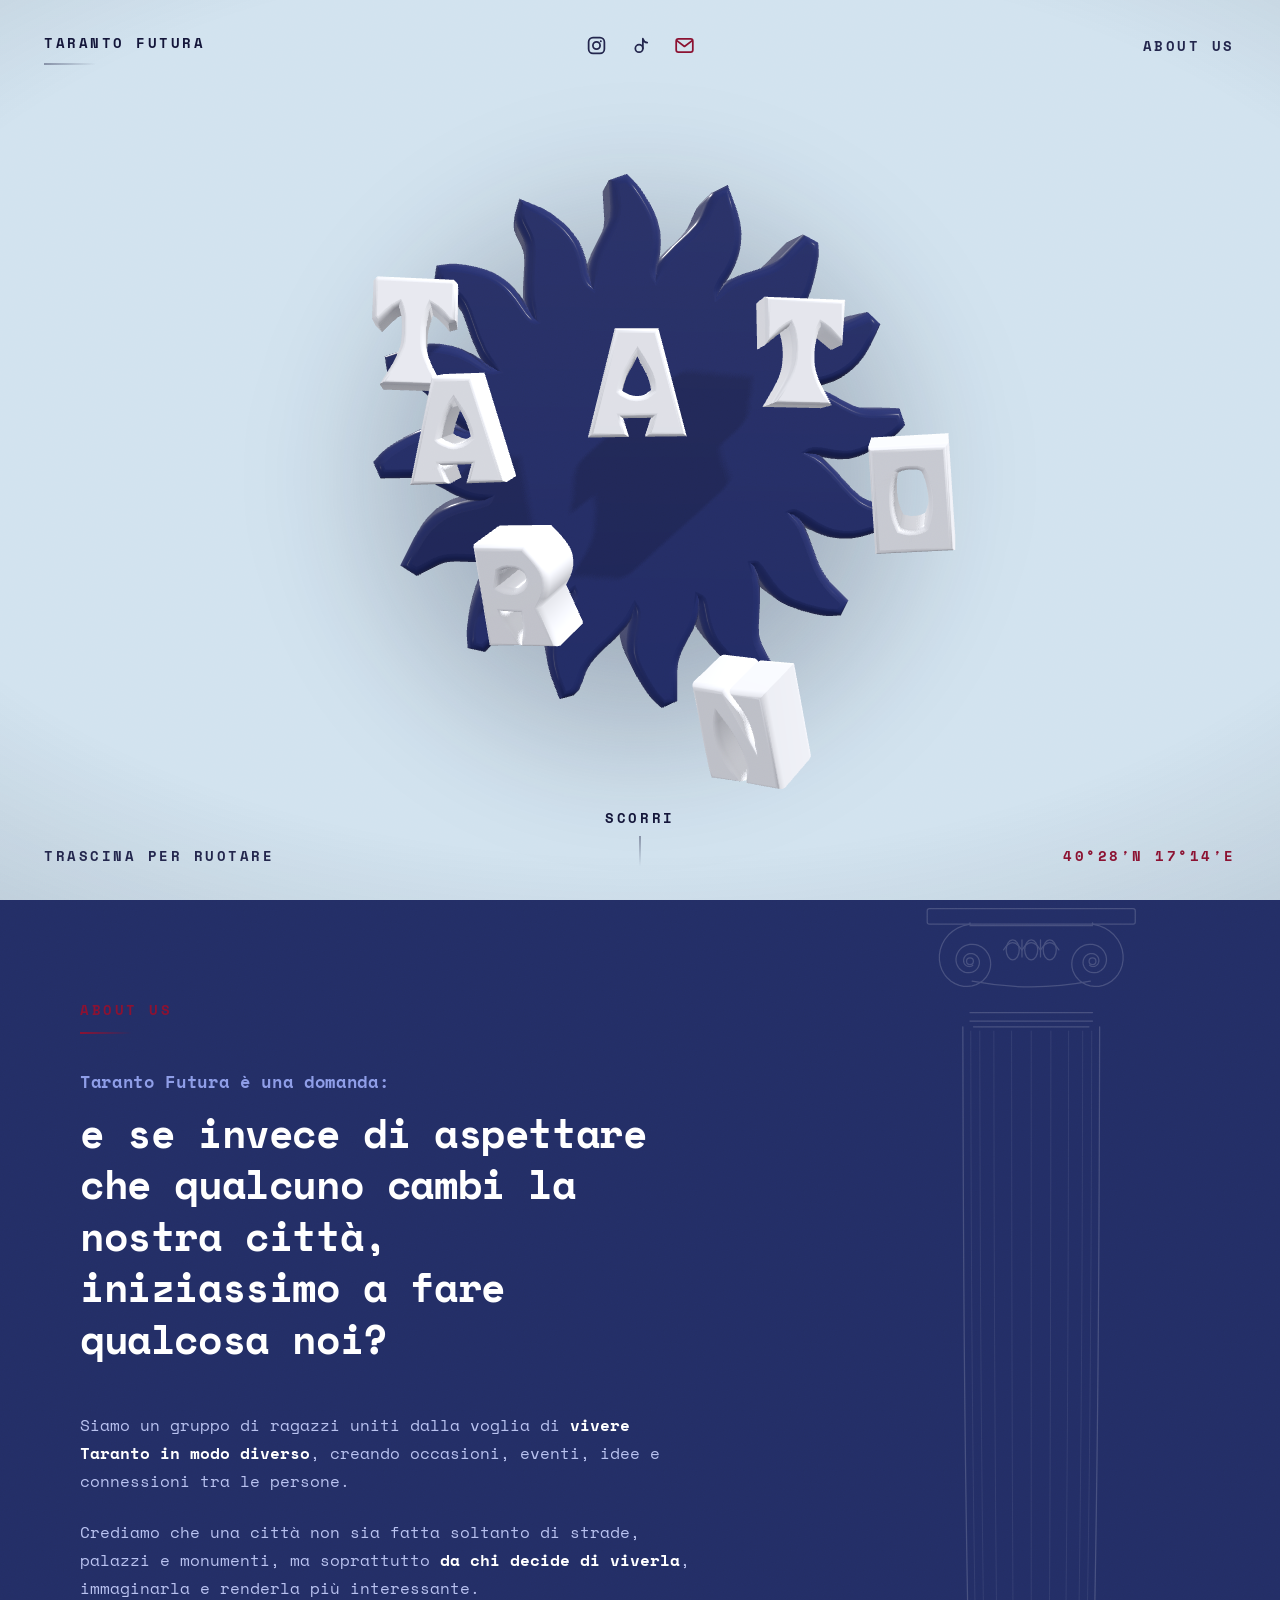
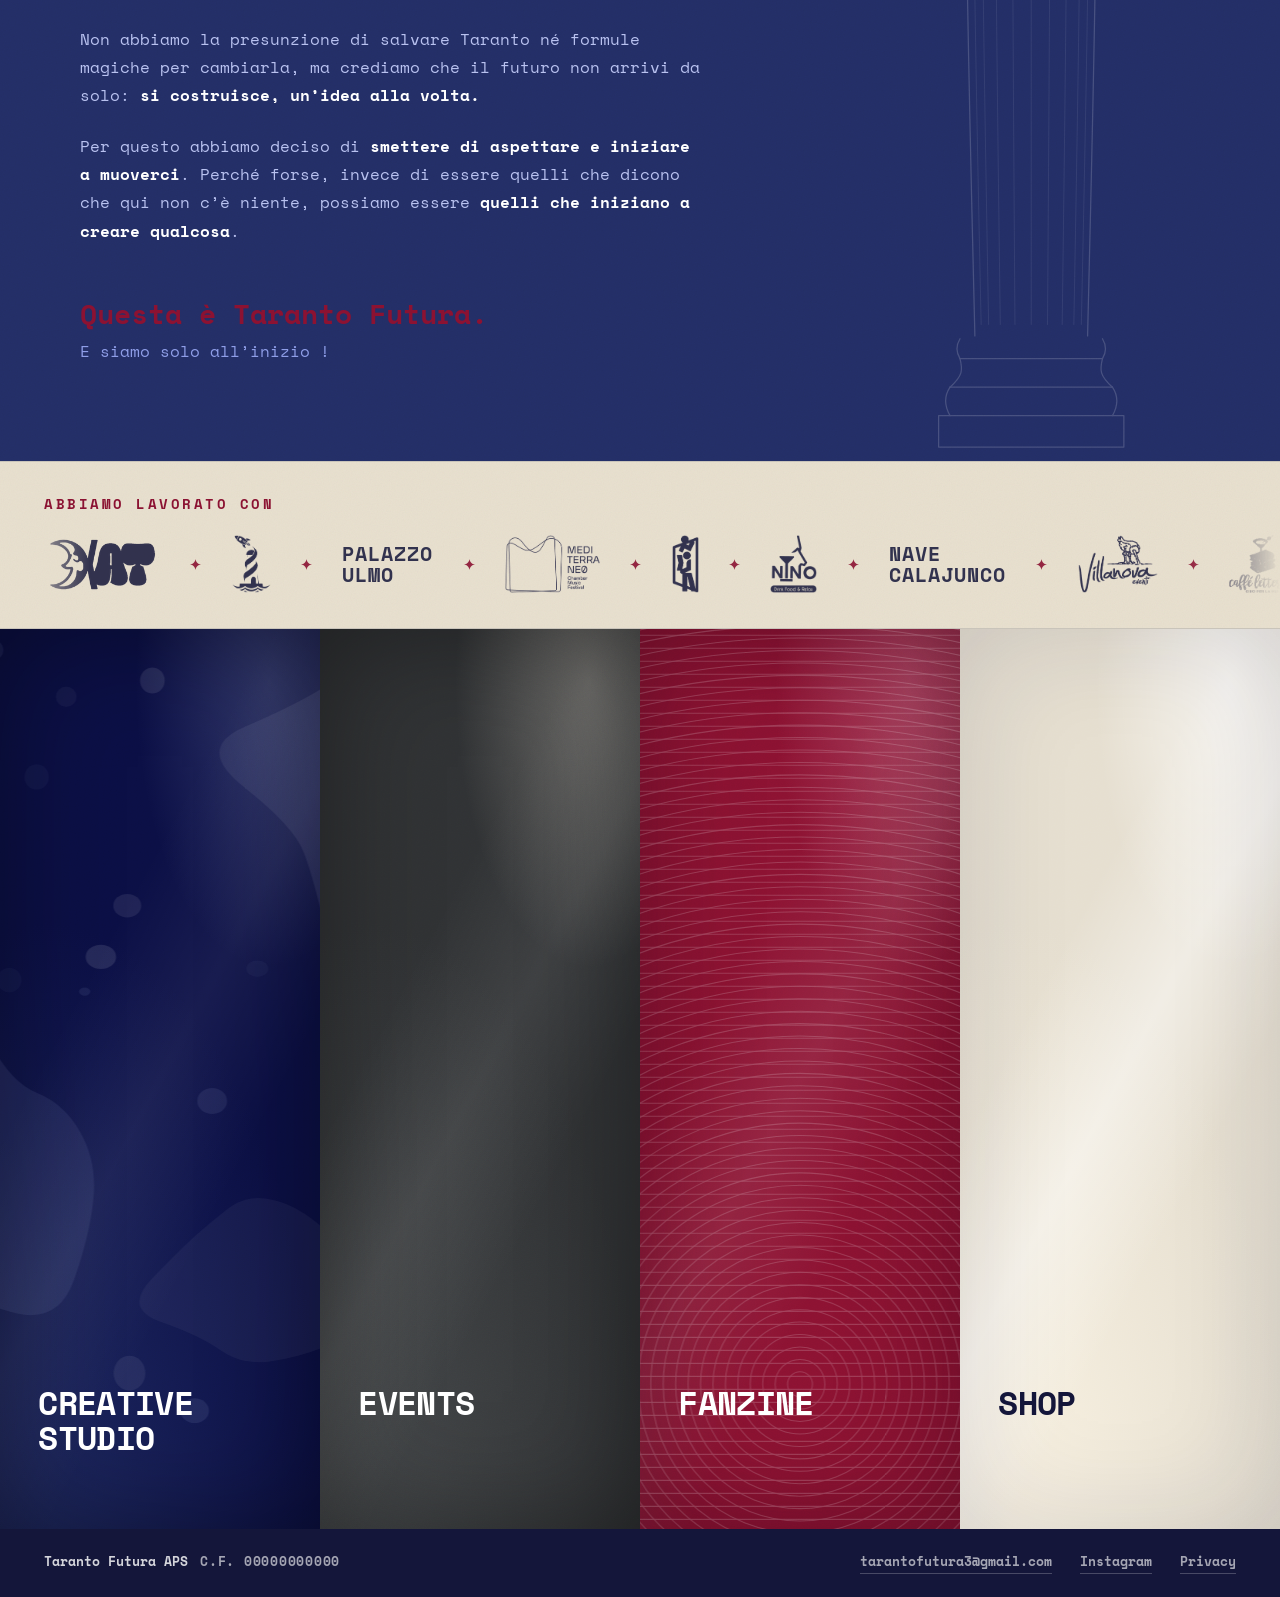
<file: index.html>
<!doctype html>
<html lang="it">
<head>
  <meta charset="utf-8">
  <meta name="viewport" content="width=device-width, initial-scale=1, viewport-fit=cover">
  <title>Taranto Futura</title>
  <meta name="description" content="Taranto Futura — identità in movimento.">
  <meta name="theme-color" content="#79797c">
  <meta name="color-scheme" content="light dark">

  <link rel="preload" href="assets/fonts/space-mono-400.woff2" as="font" type="font/woff2" crossorigin>
  <link rel="preload" href="assets/fonts/space-mono-700.woff2" as="font" type="font/woff2" crossorigin>
  <link rel="preload" href="assets/data/logo-contours.json?v=2" as="fetch" type="application/json" crossorigin>
  <link rel="modulepreload" href="vendor/three.module.min.js">
  <script>document.documentElement.classList.add('js')</script>
  <link rel="stylesheet" href="src/css/style.css?v=106">
</head>
<body>
  <h1 class="tf-sr">Taranto Futura</h1>

  <section class="intro" data-state="loading" aria-label="Apertura">
    <div class="intro__halo" aria-hidden="true"></div>
    <div class="intro__stage" aria-hidden="true"></div>
    <div class="intro__vignette" aria-hidden="true"></div>
    <div class="intro__grain" aria-hidden="true"></div>

    <div class="intro__hud intro__hud--top">
      <div class="hud__block hud__block--start hud__block--a">
        <!-- sette click di fila qui dentro aprono una foto: vedi src/js/sorpresa.js -->
        <p class="hud__line hud__line--strong" data-sorpresa="assets/easter/sorpresa.webp">Taranto Futura</p>
        <span class="hud__rule" aria-hidden="true"></span>
      </div>
      <nav class="hud__block hud__social hud__block--b" aria-label="Contatti">
        <a class="hud__icon"
           href="https://www.instagram.com/tarantofutura/"
           target="_blank" rel="noopener noreferrer"
           aria-label="Instagram di Taranto Futura">
          <svg viewBox="0 0 24 24" fill="none" stroke="currentColor" stroke-width="2"
               stroke-linecap="round" stroke-linejoin="round" aria-hidden="true" focusable="false">
            <rect x="3" y="3" width="18" height="18" rx="5"></rect>
            <circle cx="12" cy="12" r="4.1"></circle>
            <circle cx="16.9" cy="7.1" r="1.15" fill="currentColor" stroke="none"></circle>
          </svg>
        </a>
        <!-- DA COMPLETARE: indirizzo del profilo TikTok -->
        <a class="hud__icon"
           href="https://www.tiktok.com/@DA-COMPLETARE"
           target="_blank" rel="noopener noreferrer"
           aria-label="TikTok di Taranto Futura">
          <svg viewBox="0 0 24 24" fill="none" stroke="currentColor" stroke-width="2"
               stroke-linecap="round" stroke-linejoin="round" aria-hidden="true" focusable="false">
            <circle cx="10.4" cy="15.4" r="4.3"></circle>
            <path d="M14.7 15.4V4.2c.7 2.6 2.6 4.3 5 4.6"></path>
          </svg>
        </a>
        <a class="hud__icon hud__icon--mail"
           href="mailto:tarantofutura3@gmail.com"
           aria-label="Scrivici una mail">
          <svg viewBox="0 0 24 24" fill="none" stroke="currentColor" stroke-width="2"
               stroke-linecap="round" stroke-linejoin="round" aria-hidden="true" focusable="false">
            <rect x="2.5" y="4.5" width="19" height="15" rx="2.5"></rect>
            <path d="M3.2 6.4 12 13.1l8.8-6.7"></path>
          </svg>
        </a>
      </nav>

      <div class="hud__block hud__block--end hud__block--c hud__hide-sm">
        <a class="hud__nav" href="#chi-siamo">About us</a>
      </div>
    </div>

    <div class="intro__hud intro__hud--bottom">
      <div class="hud__block hud__block--start hud__block--c2 hud__hide-sm">
        <p class="hud__line hud__line--soft">Trascina per ruotare</p>
      </div>

      <a class="intro__cue" href="#chi-siamo">
        <span>Scorri</span>
        <span class="intro__cue-track" aria-hidden="true"></span>
      </a>

      <div class="hud__block hud__block--end hud__block--d">
        <p class="hud__line hud__line--soft">40°28′N 17°14′E</p>
      </div>
    </div>

    <p class="intro__loader"><span class="intro__loader-dot" aria-hidden="true"></span>Caricamento</p>
  </section>

  <section class="about" id="chi-siamo">
    <div class="about__inner">
      <p class="about__eyebrow" data-entra>ABOUT US</p>

      <p class="about__kicker" data-entra>Taranto Futura è una domanda:</p>
      <p class="about__lead" data-entra>e se invece di aspettare che qualcuno cambi la nostra
        città, iniziassimo a fare qualcosa noi?</p>

      <div class="about__body">
        <p data-entra>Siamo un gruppo di ragazzi uniti dalla voglia di <b>vivere Taranto in modo
          diverso</b>, creando occasioni, eventi, idee e connessioni tra le persone.</p>

        <p data-entra>Crediamo che una città non sia fatta soltanto di strade, palazzi e monumenti,
          ma soprattutto <b>da chi decide di viverla</b>, immaginarla e renderla più
          interessante.</p>

        <p data-entra>Non abbiamo la presunzione di salvare Taranto né formule magiche per
          cambiarla, ma crediamo che il futuro non arrivi da solo:
          <b>si costruisce, un’idea alla volta.</b></p>

        <p data-entra>Per questo abbiamo deciso di <b>smettere di aspettare e iniziare a
          muoverci</b>. Perché forse, invece di essere quelli che dicono che qui non
          c’è niente, possiamo essere <b>quelli che iniziano a creare qualcosa</b>.</p>
      </div>

      <p class="about__close" data-entra>
        Questa è Taranto Futura.
        <span class="about__close-sub">E siamo solo all’inizio !</span>
      </p>
    </div>
    <div class="about__colonna" aria-hidden="true">
      <svg viewBox="0 0 260 815" fill="none" stroke="currentColor" stroke-linecap="round" stroke-linejoin="round" aria-hidden="true" focusable="false"><g stroke-width="1.25" vector-effect="non-scaling-stroke"><rect vector-effect="non-scaling-stroke" x="57" y="6" width="146" height="11" rx="1.5"/><path vector-effect="non-scaling-stroke" d="M87 17L82.69 17.91L78.68 19.51L75.08 21.72L71.97 24.44L69.42 27.59L67.49 31.04L66.19 34.7L65.55 38.44L65.55 42.16L66.16 45.74L67.35 49.1L69.05 52.14L71.2 54.8L73.71 57L76.5 58.71L79.48 59.9L82.54 60.55L85.61 60.67L88.59 60.28L91.4 59.41L93.96 58.11L96.22 56.42L98.12 54.42L99.62 52.17L100.7 49.76L101.34 47.25L101.54 44.72L101.31 42.25L100.68 39.9L99.69 37.74L98.37 35.82L96.78 34.19L94.98 32.88L93.02 31.91L90.97 31.31L88.89 31.06L86.85 31.17L84.89 31.61L83.07 32.36L81.45 33.38L80.05 34.64L78.91 36.09L78.05 37.67L77.48 39.35L77.21 41.05L77.23 42.74L77.53 44.37L78.09 45.89L78.89 47.27L79.88 48.46L81.04 49.45L82.32 50.21L83.68 50.74L85.08 51.02L86.47 51.05L87.83 50.86L89.1 50.44L90.26 49.83L91.28 49.05L92.13 48.13L92.8 47.1L93.28 45.99L93.55 44.85L93.63 43.7L93.51 42.57L93.21 41.51L92.74 40.53L92.13 39.67L91.4 38.93L90.57 38.35L89.67 37.92L88.74 37.65L87.79 37.55L86.86 37.61L85.97 37.83L85.15 38.18L84.42 38.66L83.79 39.24L83.28 39.9L82.89 40.63L82.64 41.39L82.53 42.17L82.55 42.94L82.7 43.68L82.96 44.37L83.33 44.99L83.79 45.53L84.32 45.97L84.91 46.31L85.53 46.54L86.17 46.66L86.81 46.67L87.42 46.57L88 46.38L88.52 46.09L88.98 45.73"/><circle vector-effect="non-scaling-stroke" cx="87" cy="43" r="2.4"/><path vector-effect="non-scaling-stroke" d="M87 17L87 16"/><path vector-effect="non-scaling-stroke" d="M173 17L177.31 17.91L181.32 19.51L184.92 21.72L188.03 24.44L190.58 27.59L192.51 31.04L193.81 34.7L194.45 38.44L194.45 42.16L193.84 45.74L192.65 49.1L190.95 52.14L188.8 54.8L186.29 57L183.5 58.71L180.52 59.9L177.46 60.55L174.39 60.67L171.41 60.28L168.6 59.41L166.04 58.11L163.78 56.42L161.88 54.42L160.38 52.17L159.3 49.76L158.66 47.25L158.46 44.72L158.69 42.25L159.32 39.9L160.31 37.74L161.63 35.82L163.22 34.19L165.02 32.88L166.98 31.91L169.03 31.31L171.11 31.06L173.15 31.17L175.11 31.61L176.93 32.36L178.55 33.38L179.95 34.64L181.09 36.09L181.95 37.67L182.52 39.35L182.79 41.05L182.77 42.74L182.47 44.37L181.91 45.89L181.11 47.27L180.12 48.46L178.96 49.45L177.68 50.21L176.32 50.74L174.92 51.02L173.53 51.05L172.17 50.86L170.9 50.44L169.74 49.83L168.72 49.05L167.87 48.13L167.2 47.1L166.72 45.99L166.45 44.85L166.37 43.7L166.49 42.57L166.79 41.51L167.26 40.53L167.87 39.67L168.6 38.93L169.43 38.35L170.33 37.92L171.26 37.65L172.21 37.55L173.14 37.61L174.03 37.83L174.85 38.18L175.58 38.66L176.21 39.24L176.72 39.9L177.11 40.63L177.36 41.39L177.47 42.17L177.45 42.94L177.3 43.68L177.04 44.37L176.67 44.99L176.21 45.53L175.68 45.97L175.09 46.31L174.47 46.54L173.83 46.66L173.19 46.67L172.58 46.57L172 46.38L171.48 46.09L171.02 45.73"/><circle vector-effect="non-scaling-stroke" cx="173" cy="43" r="2.4"/><path vector-effect="non-scaling-stroke" d="M173 17L173 16"/><path vector-effect="non-scaling-stroke" d="M87 18L173 18"/><ellipse vector-effect="non-scaling-stroke" cx="117" cy="35" rx="4.6" ry="7"/><path vector-effect="non-scaling-stroke" d="M110.6 35Q117 25 123.4 35"/><path vector-effect="non-scaling-stroke" d="M123.5 28L123.5 40"/><ellipse vector-effect="non-scaling-stroke" cx="130" cy="35" rx="4.6" ry="7"/><path vector-effect="non-scaling-stroke" d="M123.6 35Q130 25 136.4 35"/><path vector-effect="non-scaling-stroke" d="M136.5 28L136.5 40"/><ellipse vector-effect="non-scaling-stroke" cx="143" cy="35" rx="4.6" ry="7"/><path vector-effect="non-scaling-stroke" d="M136.6 35Q143 25 149.4 35"/><path vector-effect="non-scaling-stroke" d="M88.5 57Q130 65 171.5 57"/><path vector-effect="non-scaling-stroke" d="M87 79L173 79"/><path vector-effect="non-scaling-stroke" d="M87 85L173 85"/><path vector-effect="non-scaling-stroke" d="M89.5 89L170.5 89"/><path vector-effect="non-scaling-stroke" d="M82 89L82.03 100L82.06 111L82.08 122L82.11 133L82.14 144L82.18 155L82.21 166L82.25 177L82.29 188L82.33 199L82.38 210L82.43 221L82.48 232L82.54 243L82.6 254L82.66 265L82.74 276L82.81 287L82.89 298L82.98 309L83.07 320L83.17 331L83.28 342L83.39 353L83.51 364L83.63 375L83.76 386L83.89 397L84.04 408L84.19 419L84.34 430L84.5 441L84.67 452L84.84 463L85.02 474L85.21 485L85.4 496L85.6 507L85.81 518L86.01 529L86.23 540L86.45 551L86.67 562L86.9 573L87.14 584L87.38 595L87.62 606L87.86 617L88.11 628L88.36 639L88.62 650L88.88 661L89.14 672L89.4 683L89.66 694L89.92 705L90.19 716L90.45 727"/><path vector-effect="non-scaling-stroke" d="M178 89L177.97 100L177.94 111L177.92 122L177.89 133L177.86 144L177.82 155L177.79 166L177.75 177L177.71 188L177.67 199L177.62 210L177.57 221L177.52 232L177.46 243L177.4 254L177.34 265L177.26 276L177.19 287L177.11 298L177.02 309L176.93 320L176.83 331L176.72 342L176.61 353L176.49 364L176.37 375L176.24 386L176.11 397L175.96 408L175.81 419L175.66 430L175.5 441L175.33 452L175.16 463L174.98 474L174.79 485L174.6 496L174.4 507L174.19 518L173.99 529L173.77 540L173.55 551L173.33 562L173.1 573L172.86 584L172.62 595L172.38 606L172.14 617L171.89 628L171.64 639L171.38 650L171.12 661L170.86 672L170.6 683L170.34 694L170.08 705L169.81 716L169.55 727"/><path vector-effect="non-scaling-stroke" d="M80 729C77 734 77 738 80 743"/><path vector-effect="non-scaling-stroke" d="M180 729C183 734 183 738 180 743"/><path vector-effect="non-scaling-stroke" d="M80 743L180 743"/><path vector-effect="non-scaling-stroke" d="M80 743C82 751 82 755 73 763"/><path vector-effect="non-scaling-stroke" d="M180 743C178 751 178 755 187 763"/><path vector-effect="non-scaling-stroke" d="M73 763L187 763"/><path vector-effect="non-scaling-stroke" d="M73 763C69 769 69 776 73 783"/><path vector-effect="non-scaling-stroke" d="M187 763C191 769 191 776 187 783"/><rect vector-effect="non-scaling-stroke" x="65" y="783" width="130" height="22"/></g><g stroke-width="0.75" opacity="0.6" vector-effect="non-scaling-stroke"><path vector-effect="non-scaling-stroke" d="M87.55 92L87.58 103L87.6 114L87.63 125L87.65 136L87.68 147L87.71 158L87.74 169L87.77 180L87.81 191L87.85 202L87.89 213L87.93 224L87.98 235L88.03 246L88.09 257L88.15 268L88.21 279L88.28 290L88.36 301L88.44 312L88.52 323L88.61 334L88.7 345L88.8 356L88.91 367L89.02 378L89.13 389L89.25 400L89.38 411L89.51 422L89.65 433L89.8 444L89.95 455L90.1 466L90.26 477L90.43 488L90.6 499L90.78 510L90.96 521L91.15 532L91.34 543L91.53 554L91.73 565L91.94 576L92.15 587L92.36 598L92.57 609L92.79 620L93.01 631L93.23 642L93.46 653L93.69 664L93.92 675L94.15 686L94.38 697L94.62 708L94.85 719"/><path vector-effect="non-scaling-stroke" d="M93.89 92L93.91 103L93.93 114L93.95 125L93.98 136L94 147L94.02 158L94.05 169L94.08 180L94.11 191L94.14 202L94.18 213L94.22 224L94.26 235L94.3 246L94.35 257L94.4 268L94.45 279L94.51 290L94.58 301L94.64 312L94.71 323L94.79 334L94.87 345L94.95 356L95.04 367L95.14 378L95.24 389L95.34 400L95.45 411L95.56 422L95.68 433L95.8 444L95.93 455L96.06 466L96.2 477L96.34 488L96.49 499L96.64 510L96.79 521L96.95 532L97.11 543L97.28 554L97.45 565L97.62 576L97.8 587L97.98 598L98.16 609L98.35 620L98.54 631L98.73 642L98.92 653L99.11 664L99.31 675L99.5 686L99.7 697L99.9 708L100.1 719"/><path vector-effect="non-scaling-stroke" d="M103.77 92L103.78 103L103.8 114L103.81 125L103.83 136L103.84 147L103.86 158L103.88 169L103.9 180L103.92 191L103.95 202L103.97 213L104 224L104.03 235L104.06 246L104.1 257L104.13 268L104.17 279L104.22 290L104.26 301L104.31 312L104.36 323L104.42 334L104.48 345L104.54 356L104.6 367L104.67 378L104.74 389L104.82 400L104.9 411L104.98 422L105.06 433L105.15 444L105.25 455L105.34 466L105.44 477L105.54 488L105.65 499L105.76 510L105.87 521L105.99 532L106.11 543L106.23 554L106.35 565L106.48 576L106.6 587L106.74 598L106.87 609L107 620L107.14 631L107.28 642L107.42 653L107.56 664L107.7 675L107.84 686L107.99 697L108.13 708L108.28 719"/><path vector-effect="non-scaling-stroke" d="M116.21 92L116.22 103L116.22 114L116.23 125L116.24 136L116.25 147L116.26 158L116.27 169L116.28 180L116.29 191L116.3 202L116.32 213L116.33 224L116.35 235L116.36 246L116.38 257L116.4 268L116.42 279L116.45 290L116.47 301L116.49 312L116.52 323L116.55 334L116.58 345L116.61 356L116.65 367L116.68 378L116.72 389L116.76 400L116.8 411L116.85 422L116.89 433L116.94 444L116.99 455L117.04 466L117.09 477L117.14 488L117.2 499L117.26 510L117.32 521L117.38 532L117.44 543L117.5 554L117.57 565L117.63 576L117.7 587L117.77 598L117.84 609L117.91 620L117.98 631L118.05 642L118.13 653L118.2 664L118.28 675L118.35 686L118.43 697L118.5 708L118.58 719"/><path vector-effect="non-scaling-stroke" d="M130 92L130 103L130 114L130 125L130 136L130 147L130 158L130 169L130 180L130 191L130 202L130 213L130 224L130 235L130 246L130 257L130 268L130 279L130 290L130 301L130 312L130 323L130 334L130 345L130 356L130 367L130 378L130 389L130 400L130 411L130 422L130 433L130 444L130 455L130 466L130 477L130 488L130 499L130 510L130 521L130 532L130 543L130 554L130 565L130 576L130 587L130 598L130 609L130 620L130 631L130 642L130 653L130 664L130 675L130 686L130 697L130 708L130 719"/><path vector-effect="non-scaling-stroke" d="M143.79 92L143.78 103L143.78 114L143.77 125L143.76 136L143.75 147L143.74 158L143.73 169L143.72 180L143.71 191L143.7 202L143.68 213L143.67 224L143.65 235L143.64 246L143.62 257L143.6 268L143.58 279L143.55 290L143.53 301L143.51 312L143.48 323L143.45 334L143.42 345L143.39 356L143.35 367L143.32 378L143.28 389L143.24 400L143.2 411L143.15 422L143.11 433L143.06 444L143.01 455L142.96 466L142.91 477L142.86 488L142.8 499L142.74 510L142.68 521L142.62 532L142.56 543L142.5 554L142.43 565L142.37 576L142.3 587L142.23 598L142.16 609L142.09 620L142.02 631L141.95 642L141.87 653L141.8 664L141.72 675L141.65 686L141.57 697L141.5 708L141.42 719"/><path vector-effect="non-scaling-stroke" d="M156.23 92L156.22 103L156.2 114L156.19 125L156.17 136L156.16 147L156.14 158L156.12 169L156.1 180L156.08 191L156.05 202L156.03 213L156 224L155.97 235L155.94 246L155.9 257L155.87 268L155.83 279L155.78 290L155.74 301L155.69 312L155.64 323L155.58 334L155.52 345L155.46 356L155.4 367L155.33 378L155.26 389L155.18 400L155.1 411L155.02 422L154.94 433L154.85 444L154.75 455L154.66 466L154.56 477L154.46 488L154.35 499L154.24 510L154.13 521L154.01 532L153.89 543L153.77 554L153.65 565L153.52 576L153.4 587L153.26 598L153.13 609L153 620L152.86 631L152.72 642L152.58 653L152.44 664L152.3 675L152.16 686L152.01 697L151.87 708L151.72 719"/><path vector-effect="non-scaling-stroke" d="M166.11 92L166.09 103L166.07 114L166.05 125L166.02 136L166 147L165.98 158L165.95 169L165.92 180L165.89 191L165.86 202L165.82 213L165.78 224L165.74 235L165.7 246L165.65 257L165.6 268L165.55 279L165.49 290L165.42 301L165.36 312L165.29 323L165.21 334L165.13 345L165.05 356L164.96 367L164.86 378L164.76 389L164.66 400L164.55 411L164.44 422L164.32 433L164.2 444L164.07 455L163.94 466L163.8 477L163.66 488L163.51 499L163.36 510L163.21 521L163.05 532L162.89 543L162.72 554L162.55 565L162.38 576L162.2 587L162.02 598L161.84 609L161.65 620L161.46 631L161.27 642L161.08 653L160.89 664L160.69 675L160.5 686L160.3 697L160.1 708L159.9 719"/><path vector-effect="non-scaling-stroke" d="M172.45 92L172.42 103L172.4 114L172.37 125L172.35 136L172.32 147L172.29 158L172.26 169L172.23 180L172.19 191L172.15 202L172.11 213L172.07 224L172.02 235L171.97 246L171.91 257L171.85 268L171.79 279L171.72 290L171.64 301L171.56 312L171.48 323L171.39 334L171.3 345L171.2 356L171.09 367L170.98 378L170.87 389L170.75 400L170.62 411L170.49 422L170.35 433L170.2 444L170.05 455L169.9 466L169.74 477L169.57 488L169.4 499L169.22 510L169.04 521L168.85 532L168.66 543L168.47 554L168.27 565L168.06 576L167.85 587L167.64 598L167.43 609L167.21 620L166.99 631L166.77 642L166.54 653L166.31 664L166.08 675L165.85 686L165.62 697L165.38 708L165.15 719"/></g></svg>
    </div>
    <div class="about__grain" aria-hidden="true"></div>
  </section>

  <!-- Fascia dei partner: separa il blu di About us dalle colonne colorate che
       vengono dopo, e nel farlo dice con chi abbiamo lavorato. I loghi sono
       sagome di sola trasparenza (tools/loghi-fascia.py): il colore lo mette
       il CSS, uno solo per tutti. Il nastro lo duplica fascia.js; senza JS
       resta una fila ferma, che si scorre col dito. -->
  <section class="fascia" aria-labelledby="fascia-t">
    <p class="fascia__occhiello" id="fascia-t" data-entra>Abbiamo lavorato con</p>
    <div class="fascia__pista" data-entra>
      <ul class="fascia__nastro">
        <li class="fascia__voce">
          <span class="fascia__logo e-kat" aria-hidden="true"></span>
          <span class="tf-sr">KAT</span>
        </li>
        <li class="fascia__voce">
          <span class="fascia__logo e-spazioporto" aria-hidden="true"></span>
          <span class="tf-sr">Spazioporto</span>
        </li>
        <li class="fascia__voce">
          <span class="fascia__nome">Palazzo<br>Ulmo</span>
        </li>
        <li class="fascia__voce">
          <span class="fascia__logo e-festival" aria-hidden="true"></span>
          <span class="tf-sr">Mediterraneo Chamber Music Festival</span>
        </li>
        <li class="fascia__voce">
          <span class="fascia__logo e-casaviola" aria-hidden="true"></span>
          <span class="tf-sr">Casa Viola</span>
        </li>
        <li class="fascia__voce">
          <span class="fascia__logo e-nino" aria-hidden="true"></span>
          <span class="tf-sr">NINO Drink Food &amp; Relax</span>
        </li>
        <li class="fascia__voce">
          <span class="fascia__nome">Nave<br>Calajunco</span>
        </li>
        <li class="fascia__voce">
          <span class="fascia__logo e-villanova" aria-hidden="true"></span>
          <span class="tf-sr">Villanova Eventi</span>
        </li>
        <li class="fascia__voce">
          <span class="fascia__logo e-caffeletterario" aria-hidden="true"></span>
          <span class="tf-sr">Caffè Letterario</span>
        </li>
      </ul>
    </div>
  </section>

  <section class="trio" id="cosa-facciamo">
      <a class="trio__voce" href="#studio" data-pannello="studio" data-entra="colonna">
        <span class="trio__motivo" aria-hidden="true"><svg viewBox="0 0 240 300" fill="none" aria-hidden="true" focusable="false" preserveAspectRatio="xMidYMid slice"><path fill="rgba(255,255,255,0.13)" d="M247.6 46.4Q239.8 62 242.6 74.9Q245.3 87.9 234.6 95.1Q223.8 102.3 213.4 110.9Q203 119.6 189.1 118.3Q175.1 117.1 171.7 101.8Q168.2 86.6 165.1 78.5Q161.9 70.4 146.4 58.2Q130.8 45.9 146.7 39.2Q162.6 32.4 171.5 26.8Q180.5 21.2 192.7 5.2Q204.8 -10.7 215.4 3.9Q226 18.5 240.7 24.7Q255.4 30.8 247.6 46.4Z"/><path fill="rgba(186,200,236,0.16)" d="M95 166.8Q100.2 176 99.1 187.6Q98 199.1 92.9 213.4Q87.8 227.7 72.9 223.2Q58 218.7 46.9 216.5Q35.9 214.4 26.5 207Q17.1 199.6 21.4 187.8Q25.7 176 22.6 164.9Q19.5 153.8 26.6 143.8Q33.6 133.7 45.8 127.5Q58 121.2 65.2 136Q72.5 150.9 81.2 154.3Q89.8 157.6 95 166.8Z"/><path fill="rgba(255,255,255,0.09)" d="M178 203.2Q184.8 210 183.2 220.2Q181.7 230.4 172.2 234.1Q162.7 237.8 154.2 238.9Q145.7 240 139 235.3Q132.2 230.5 120.3 226.4Q108.3 222.2 117.5 212.7Q126.7 203.2 131.6 198.8Q136.6 194.5 141.6 190.6Q146.6 186.7 153.2 187.6Q159.8 188.6 165.5 192.4Q171.3 196.3 178 203.2Z"/><ellipse cx="81.2" cy="55" rx="3.9" ry="4" fill="rgba(186,200,236,0.08)"/><ellipse cx="90.5" cy="29.8" rx="3.3" ry="3.2" fill="rgba(255,255,255,0.08)"/><ellipse cx="25.4" cy="38.7" rx="3" ry="2.3" fill="rgba(255,255,255,0.19)"/><ellipse cx="59.1" cy="184.7" rx="5" ry="4.7" fill="rgba(186,200,236,0.16)"/><ellipse cx="224.8" cy="26.7" rx="4.7" ry="3.7" fill="rgba(255,255,255,0.11)"/><ellipse cx="35.9" cy="97.9" rx="4.5" ry="4.7" fill="rgba(255,255,255,0.10)"/><ellipse cx="150.6" cy="115.3" rx="3.5" ry="2.6" fill="rgba(186,200,236,0.08)"/><ellipse cx="55.3" cy="199.1" rx="3" ry="3.2" fill="rgba(255,255,255,0.12)"/><ellipse cx="109.7" cy="95.5" rx="4.4" ry="3.7" fill="rgba(255,255,255,0.17)"/><ellipse cx="136.4" cy="156.9" rx="4.7" ry="4.1" fill="rgba(186,200,236,0.18)"/><ellipse cx="225.6" cy="46.1" rx="3" ry="2.4" fill="rgba(255,255,255,0.18)"/><ellipse cx="117.6" cy="24.7" rx="3.9" ry="4.1" fill="rgba(255,255,255,0.18)"/><ellipse cx="202.6" cy="99.3" rx="4" ry="4.2" fill="rgba(186,200,236,0.16)"/><ellipse cx="110.4" cy="242.5" rx="5" ry="5.5" fill="rgba(255,255,255,0.14)"/><ellipse cx="23.3" cy="204.8" rx="3.9" ry="4.6" fill="rgba(255,255,255,0.22)"/><ellipse cx="72.6" cy="118.9" rx="3.9" ry="3.9" fill="rgba(186,200,236,0.07)"/><ellipse cx="47" cy="45.9" rx="1.6" ry="1.3" fill="rgba(255,255,255,0.19)"/><ellipse cx="64.5" cy="120.3" rx="4.7" ry="4.6" fill="rgba(255,255,255,0.08)"/><ellipse cx="130.9" cy="254.3" rx="4.5" ry="3.9" fill="rgba(186,200,236,0.20)"/><ellipse cx="101.4" cy="111.6" rx="4.8" ry="3.8" fill="rgba(255,255,255,0.21)"/><ellipse cx="48.8" cy="77.1" rx="2.3" ry="2.4" fill="rgba(255,255,255,0.14)"/><ellipse cx="67.8" cy="15.1" rx="3" ry="3.1" fill="rgba(186,200,236,0.13)"/><ellipse cx="219.7" cy="201.8" rx="3.4" ry="3.7" fill="rgba(255,255,255,0.16)"/><ellipse cx="21.9" cy="258.7" rx="4.4" ry="5.1" fill="rgba(255,255,255,0.20)"/><ellipse cx="96.3" cy="122.5" rx="1.8" ry="1.3" fill="rgba(186,200,236,0.17)"/><ellipse cx="24.8" cy="70.8" rx="2" ry="1.5" fill="rgba(255,255,255,0.12)"/><path fill="rgba(255,255,255,0.10)" d="M196 108 q3 26 1 44 q-2 16 3 24 q4 7 1 12 q-4 4 -7 -2 q-5 -10 -4 -26 q1 -28 6 -52 Z"/></svg></span>
        <span class="trio__luce" aria-hidden="true"></span>
        <span class="trio__titolo">Creative<br>Studio</span>
        <span class="trio__apri" aria-hidden="true">Apri</span>
      </a>

      <a class="trio__voce" href="#eventi" data-pannello="eventi" data-entra="colonna">
        <span class="trio__luce" aria-hidden="true"></span>
        <span class="trio__titolo">Events</span>
        <span class="trio__apri" aria-hidden="true">Apri</span>
      </a>

      <a class="trio__voce" href="#fanzine" data-pannello="fanzine" data-entra="colonna">
        <span class="trio__motivo" aria-hidden="true"><svg viewBox="0 0 300 900" fill="none" aria-hidden="true" focusable="false" preserveAspectRatio="xMidYMid slice"><g stroke="currentColor" stroke-width="1" opacity="0.85"><path d="M0 -11.5 L300 -11.5" vector-effect="non-scaling-stroke"/><path d="M0 0.0 L300 0.0" vector-effect="non-scaling-stroke"/><path d="M0 11.5 L300 11.5" vector-effect="non-scaling-stroke"/><path d="M0 23.0 L300 23.0" vector-effect="non-scaling-stroke"/><path d="M0 34.5 L300 34.5" vector-effect="non-scaling-stroke"/><path d="M0 46.0 L300 46.0" vector-effect="non-scaling-stroke"/><path d="M0 57.5 L300 57.5" vector-effect="non-scaling-stroke"/><path d="M0 69.0 L300 69.0" vector-effect="non-scaling-stroke"/><path d="M0 80.5 L300 80.5" vector-effect="non-scaling-stroke"/><path d="M0 92.0 L300 92.0" vector-effect="non-scaling-stroke"/><path d="M0 103.5 L300 103.5" vector-effect="non-scaling-stroke"/><path d="M0 115.0 L300 115.0" vector-effect="non-scaling-stroke"/><path d="M0 126.5 L300 126.5" vector-effect="non-scaling-stroke"/><path d="M0 138.0 L300 138.0" vector-effect="non-scaling-stroke"/><path d="M0 149.5 L300 149.5" vector-effect="non-scaling-stroke"/><path d="M0 161.0 L300 161.0" vector-effect="non-scaling-stroke"/><path d="M0 172.5 L300 172.5" vector-effect="non-scaling-stroke"/><path d="M0 184.0 L300 184.0" vector-effect="non-scaling-stroke"/><path d="M0 195.5 L300 195.5" vector-effect="non-scaling-stroke"/><path d="M0 207.0 L300 207.0" vector-effect="non-scaling-stroke"/><path d="M0 218.5 L300 218.5" vector-effect="non-scaling-stroke"/><path d="M0 230.0 L300 230.0" vector-effect="non-scaling-stroke"/><path d="M0 241.5 L300 241.5" vector-effect="non-scaling-stroke"/><path d="M0 253.0 L300 253.0" vector-effect="non-scaling-stroke"/><path d="M0 264.5 L300 264.5" vector-effect="non-scaling-stroke"/><path d="M0 276.0 L300 276.0" vector-effect="non-scaling-stroke"/><path d="M0 287.5 L300 287.5" vector-effect="non-scaling-stroke"/><path d="M0 299.0 L300 299.0" vector-effect="non-scaling-stroke"/><path d="M0 310.5 L300 310.5" vector-effect="non-scaling-stroke"/><path d="M0 322.0 L300 322.0" vector-effect="non-scaling-stroke"/><path d="M0 333.5 L300 333.5" vector-effect="non-scaling-stroke"/><path d="M0 345.0 L300 345.0" vector-effect="non-scaling-stroke"/><path d="M0 356.5 L300 356.5" vector-effect="non-scaling-stroke"/><path d="M0 368.0 L300 368.0" vector-effect="non-scaling-stroke"/><path d="M0 379.5 L300 379.5" vector-effect="non-scaling-stroke"/><path d="M0 391.0 L300 391.0" vector-effect="non-scaling-stroke"/><path d="M0 402.5 L300 402.5" vector-effect="non-scaling-stroke"/><path d="M0 414.0 L300 414.0" vector-effect="non-scaling-stroke"/><path d="M0 425.5 L300 425.5" vector-effect="non-scaling-stroke"/><path d="M0 437.0 L300 437.0" vector-effect="non-scaling-stroke"/><path d="M0 448.5 L300 448.5" vector-effect="non-scaling-stroke"/><path d="M0 460.0 L300 460.0" vector-effect="non-scaling-stroke"/><path d="M0 471.5 L300 471.5" vector-effect="non-scaling-stroke"/><path d="M0 483.0 L300 483.0" vector-effect="non-scaling-stroke"/><path d="M0 494.5 L300 494.5" vector-effect="non-scaling-stroke"/><path d="M0 506.0 L300 506.0" vector-effect="non-scaling-stroke"/><path d="M0 517.5 L300 517.5" vector-effect="non-scaling-stroke"/><path d="M0 529.0 L300 529.0" vector-effect="non-scaling-stroke"/><path d="M0 540.5 L300 540.5" vector-effect="non-scaling-stroke"/><path d="M0 552.0 L300 552.0" vector-effect="non-scaling-stroke"/><path d="M0 563.5 L300 563.5" vector-effect="non-scaling-stroke"/><path d="M0 575.0 L300 575.0" vector-effect="non-scaling-stroke"/><path d="M0 586.5 L300 586.5" vector-effect="non-scaling-stroke"/><path d="M0 598.0 L300 598.0" vector-effect="non-scaling-stroke"/><path d="M0 609.5 L300 609.5" vector-effect="non-scaling-stroke"/><path d="M0 621.0 L300 621.0" vector-effect="non-scaling-stroke"/><path d="M0 632.5 L300 632.5" vector-effect="non-scaling-stroke"/><path d="M0 644.0 L300 644.0" vector-effect="non-scaling-stroke"/><path d="M0 655.5 L300 655.5" vector-effect="non-scaling-stroke"/><path d="M0 667.0 L300 667.0" vector-effect="non-scaling-stroke"/><path d="M0 678.5 L300 678.5" vector-effect="non-scaling-stroke"/><path d="M0 690.0 L300 690.0" vector-effect="non-scaling-stroke"/><path d="M0 701.5 L300 701.5" vector-effect="non-scaling-stroke"/><path d="M0 713.0 L300 713.0" vector-effect="non-scaling-stroke"/><path d="M0 724.5 L300 724.5" vector-effect="non-scaling-stroke"/><path d="M0 736.0 L300 736.0" vector-effect="non-scaling-stroke"/><path d="M0 747.5 L300 747.5" vector-effect="non-scaling-stroke"/><path d="M0 759.0 L300 759.0" vector-effect="non-scaling-stroke"/><path d="M0 770.5 L300 770.5" vector-effect="non-scaling-stroke"/><path d="M0 782.0 L300 782.0" vector-effect="non-scaling-stroke"/><path d="M0 793.5 L300 793.5" vector-effect="non-scaling-stroke"/><path d="M0 805.0 L300 805.0" vector-effect="non-scaling-stroke"/><path d="M0 816.5 L300 816.5" vector-effect="non-scaling-stroke"/><path d="M0 828.0 L300 828.0" vector-effect="non-scaling-stroke"/><path d="M0 839.5 L300 839.5" vector-effect="non-scaling-stroke"/><path d="M0 851.0 L300 851.0" vector-effect="non-scaling-stroke"/><path d="M0 862.5 L300 862.5" vector-effect="non-scaling-stroke"/><path d="M0 874.0 L300 874.0" vector-effect="non-scaling-stroke"/><path d="M0 885.5 L300 885.5" vector-effect="non-scaling-stroke"/><path d="M0 897.0 L300 897.0" vector-effect="non-scaling-stroke"/><path d="M0 908.5 L300 908.5" vector-effect="non-scaling-stroke"/><path d="M0 920.0 L300 920.0" vector-effect="non-scaling-stroke"/><path d="M0 931.5 L300 931.5" vector-effect="non-scaling-stroke"/></g><g stroke="currentColor" stroke-width="1" opacity="0.85"><circle cx="150.0" cy="720.0" r="11.0" vector-effect="non-scaling-stroke"/><circle cx="150.0" cy="720.0" r="22.0" vector-effect="non-scaling-stroke"/><circle cx="150.0" cy="720.0" r="33.0" vector-effect="non-scaling-stroke"/><circle cx="150.0" cy="720.0" r="44.0" vector-effect="non-scaling-stroke"/><circle cx="150.0" cy="720.0" r="55.0" vector-effect="non-scaling-stroke"/><circle cx="150.0" cy="720.0" r="66.0" vector-effect="non-scaling-stroke"/><circle cx="150.0" cy="720.0" r="77.0" vector-effect="non-scaling-stroke"/><circle cx="150.0" cy="720.0" r="88.0" vector-effect="non-scaling-stroke"/><circle cx="150.0" cy="720.0" r="99.0" vector-effect="non-scaling-stroke"/><circle cx="150.0" cy="720.0" r="110.0" vector-effect="non-scaling-stroke"/><circle cx="150.0" cy="720.0" r="121.0" vector-effect="non-scaling-stroke"/><circle cx="150.0" cy="720.0" r="132.0" vector-effect="non-scaling-stroke"/><circle cx="150.0" cy="720.0" r="143.0" vector-effect="non-scaling-stroke"/><circle cx="150.0" cy="720.0" r="154.0" vector-effect="non-scaling-stroke"/><circle cx="150.0" cy="720.0" r="165.0" vector-effect="non-scaling-stroke"/><circle cx="150.0" cy="720.0" r="176.0" vector-effect="non-scaling-stroke"/><circle cx="150.0" cy="720.0" r="187.0" vector-effect="non-scaling-stroke"/><circle cx="150.0" cy="720.0" r="198.0" vector-effect="non-scaling-stroke"/><circle cx="150.0" cy="720.0" r="209.0" vector-effect="non-scaling-stroke"/><circle cx="150.0" cy="720.0" r="220.0" vector-effect="non-scaling-stroke"/><circle cx="150.0" cy="720.0" r="231.0" vector-effect="non-scaling-stroke"/><circle cx="150.0" cy="720.0" r="242.0" vector-effect="non-scaling-stroke"/><circle cx="150.0" cy="720.0" r="253.0" vector-effect="non-scaling-stroke"/><circle cx="150.0" cy="720.0" r="264.0" vector-effect="non-scaling-stroke"/><circle cx="150.0" cy="720.0" r="275.0" vector-effect="non-scaling-stroke"/><circle cx="150.0" cy="720.0" r="286.0" vector-effect="non-scaling-stroke"/><circle cx="150.0" cy="720.0" r="297.0" vector-effect="non-scaling-stroke"/><circle cx="150.0" cy="720.0" r="308.0" vector-effect="non-scaling-stroke"/><circle cx="150.0" cy="720.0" r="319.0" vector-effect="non-scaling-stroke"/><circle cx="150.0" cy="720.0" r="330.0" vector-effect="non-scaling-stroke"/><circle cx="150.0" cy="720.0" r="341.0" vector-effect="non-scaling-stroke"/><circle cx="150.0" cy="720.0" r="352.0" vector-effect="non-scaling-stroke"/><circle cx="150.0" cy="720.0" r="363.0" vector-effect="non-scaling-stroke"/><circle cx="150.0" cy="720.0" r="374.0" vector-effect="non-scaling-stroke"/><circle cx="150.0" cy="720.0" r="385.0" vector-effect="non-scaling-stroke"/><circle cx="150.0" cy="720.0" r="396.0" vector-effect="non-scaling-stroke"/><circle cx="150.0" cy="720.0" r="407.0" vector-effect="non-scaling-stroke"/><circle cx="150.0" cy="720.0" r="418.0" vector-effect="non-scaling-stroke"/><circle cx="150.0" cy="720.0" r="429.0" vector-effect="non-scaling-stroke"/><circle cx="150.0" cy="720.0" r="440.0" vector-effect="non-scaling-stroke"/><circle cx="150.0" cy="720.0" r="451.0" vector-effect="non-scaling-stroke"/><circle cx="150.0" cy="720.0" r="462.0" vector-effect="non-scaling-stroke"/><circle cx="150.0" cy="720.0" r="473.0" vector-effect="non-scaling-stroke"/><circle cx="150.0" cy="720.0" r="484.0" vector-effect="non-scaling-stroke"/><circle cx="150.0" cy="720.0" r="495.0" vector-effect="non-scaling-stroke"/><circle cx="150.0" cy="720.0" r="506.0" vector-effect="non-scaling-stroke"/><circle cx="150.0" cy="720.0" r="517.0" vector-effect="non-scaling-stroke"/><circle cx="150.0" cy="720.0" r="528.0" vector-effect="non-scaling-stroke"/><circle cx="150.0" cy="720.0" r="539.0" vector-effect="non-scaling-stroke"/><circle cx="150.0" cy="720.0" r="550.0" vector-effect="non-scaling-stroke"/><circle cx="150.0" cy="720.0" r="561.0" vector-effect="non-scaling-stroke"/><circle cx="150.0" cy="720.0" r="572.0" vector-effect="non-scaling-stroke"/><circle cx="150.0" cy="720.0" r="583.0" vector-effect="non-scaling-stroke"/><circle cx="150.0" cy="720.0" r="594.0" vector-effect="non-scaling-stroke"/><circle cx="150.0" cy="720.0" r="605.0" vector-effect="non-scaling-stroke"/><circle cx="150.0" cy="720.0" r="616.0" vector-effect="non-scaling-stroke"/><circle cx="150.0" cy="720.0" r="627.0" vector-effect="non-scaling-stroke"/><circle cx="150.0" cy="720.0" r="638.0" vector-effect="non-scaling-stroke"/><circle cx="150.0" cy="720.0" r="649.0" vector-effect="non-scaling-stroke"/><circle cx="150.0" cy="720.0" r="660.0" vector-effect="non-scaling-stroke"/><circle cx="150.0" cy="720.0" r="671.0" vector-effect="non-scaling-stroke"/><circle cx="150.0" cy="720.0" r="682.0" vector-effect="non-scaling-stroke"/><circle cx="150.0" cy="720.0" r="693.0" vector-effect="non-scaling-stroke"/><circle cx="150.0" cy="720.0" r="704.0" vector-effect="non-scaling-stroke"/><circle cx="150.0" cy="720.0" r="715.0" vector-effect="non-scaling-stroke"/><circle cx="150.0" cy="720.0" r="726.0" vector-effect="non-scaling-stroke"/><circle cx="150.0" cy="720.0" r="737.0" vector-effect="non-scaling-stroke"/></g></svg></span>
        <span class="trio__luce" aria-hidden="true"></span>
        <span class="trio__titolo">Fanzine</span>
        <span class="trio__apri" aria-hidden="true">Apri</span>
      </a>

      <a class="trio__voce" href="#shop" data-pannello="shop" data-entra="colonna">
        <span class="trio__luce" aria-hidden="true"></span>
        <span class="trio__titolo">Shop</span>
        <span class="trio__apri" aria-hidden="true">Apri</span>
      </a>
  </section>

  <div class="pannelli">
    <section class="pannello" id="studio" aria-labelledby="studio-t" tabindex="-1">
      <div class="pannello__barra">
        <p class="pannello__eyebrow">Creative Studio</p>
        <button class="pannello__chiudi" type="button" aria-label="Chiudi">
          <svg viewBox="0 0 24 24" fill="none" stroke="currentColor" stroke-width="2"
               stroke-linecap="round" aria-hidden="true" focusable="false">
            <path d="M5 5l14 14M19 5L5 19"></path>
          </svg>
        </button>
      </div>
      <div class="pannello__corpo">
        <h2 class="pannello__titolo" id="studio-t">Creative Studio</h2>
        <div class="studio" data-studio></div>
      </div>
    </section>

    <section class="pannello" id="eventi" aria-labelledby="eventi-t" tabindex="-1">
      <div class="pannello__barra">
        <p class="pannello__eyebrow" id="eventi-t">Events</p>
        <button class="pannello__chiudi" type="button" aria-label="Chiudi">
          <svg viewBox="0 0 24 24" fill="none" stroke="currentColor" stroke-width="2"
               stroke-linecap="round" aria-hidden="true" focusable="false">
            <path d="M5 5l14 14M19 5L5 19"></path>
          </svg>
        </button>
      </div>
      <div class="pannello__corpo">
        <div class="eventi__testa">
          <div class="eventi__dire">
            <h2 class="pannello__titolo" id="eventi-titolo">Che si fa stasera?</h2>
            <p class="pannello__testo">Ce lo siamo chiesti, e ci siamo risposti così.</p>
          </div>
          <!-- Due rulli che si muovono all'apertura: li riempie contatore.js,
               che legge da-a qui sotto. Senza JS restano i numeri d'arrivo. -->
          <div class="conta">
            <p class="conta__voce" data-da="500" data-a="3000">
              <span class="conta__n" aria-hidden="true">3.000</span>
              <span class="conta__eti">Gente che si è divertita</span>
            </p>
            <p class="conta__voce" data-da="10000" data-a="5000">
              <span class="conta__n" aria-hidden="true">5.000</span>
              <span class="conta__eti">Quelli che dicono che a Taranto non c’è niente</span>
            </p>
          </div>
        </div>
        <div class="locandine">
        <button type="button" class="locandina" data-loc="0" data-slug="kat-27-08"
                data-quando="2026-08-27" aria-label="Apri il book fotografico del 27 agosto">
          <span class="locandina__scena">
            <video class="locandina__video" poster="assets/eventi/kat-27-08.jpg"
                   muted loop playsinline preload="none" tabindex="-1"
                   aria-hidden="true">
              <source src="assets/eventi/kat-27-08.mp4" type="video/mp4">
            </video>
            <span class="locandina__lucido" aria-hidden="true"></span>
          </span>
        </button>

        <button type="button" class="locandina" data-loc="1" data-slug="boat-party"
                data-quando="2026-08-19" aria-label="Apri il book fotografico del 19 agosto">
          <span class="locandina__scena">
            <video class="locandina__video" poster="assets/eventi/boat-party.jpg"
                   muted loop playsinline preload="none" tabindex="-1"
                   aria-hidden="true">
              <source src="assets/eventi/boat-party.mp4" type="video/mp4">
            </video>
            <span class="locandina__lucido" aria-hidden="true"></span>
          </span>
        </button>

        <button type="button" class="locandina" data-loc="2" data-slug="kat-2"
                data-quando="2026-08-06" aria-label="Apri il book fotografico del 6 agosto">
          <span class="locandina__scena">
            <video class="locandina__video" poster="assets/eventi/kat-2.jpg"
                   muted loop playsinline preload="none" tabindex="-1"
                   aria-hidden="true">
              <source src="assets/eventi/kat-2.mp4" type="video/mp4">
            </video>
            <span class="locandina__lucido" aria-hidden="true"></span>
          </span>
        </button>

        <button type="button" class="locandina" data-loc="3" data-slug="swga"
                data-quando="2026-07-30" aria-label="Apri il book fotografico del 30 luglio">
          <span class="locandina__scena">
            <video class="locandina__video" poster="assets/eventi/swga.jpg"
                   muted loop playsinline preload="none" tabindex="-1"
                   aria-hidden="true">
              <source src="assets/eventi/swga.mp4" type="video/mp4">
            </video>
            <span class="locandina__lucido" aria-hidden="true"></span>
          </span>
        </button>

        <button type="button" class="locandina" data-loc="4" data-slug="ta-festival"
                data-quando="2026-06-30" aria-label="Apri il book fotografico del 30 giugno">
          <span class="locandina__scena">
            <video class="locandina__video" poster="assets/eventi/ta-festival.jpg"
                   muted loop playsinline preload="none" tabindex="-1"
                   aria-hidden="true">
              <source src="assets/eventi/ta-festival.mp4" type="video/mp4">
            </video>
            <span class="locandina__lucido" aria-hidden="true"></span>
          </span>
        </button>
      </div>
      </div>
    </section>

    <section class="pannello" id="fanzine" aria-labelledby="fanzine-t" tabindex="-1">
      <div class="pannello__barra">
        <p class="pannello__eyebrow">Fanzine</p>
        <button class="pannello__chiudi" type="button" aria-label="Chiudi">
          <svg viewBox="0 0 24 24" fill="none" stroke="currentColor" stroke-width="2"
               stroke-linecap="round" aria-hidden="true" focusable="false">
            <path d="M5 5l14 14M19 5L5 19"></path>
          </svg>
        </button>
      </div>
      <div class="pannello__corpo">
        <h2 class="pannello__titolo" id="fanzine-t">NZACC</h2>
        <p class="pannello__testo">Esce quando abbiamo qualcosa da dire.</p>
        <div class="numeri">
        <button type="button" class="numero" data-numero="01"
                aria-label="Sfoglia NZACC 01, 52 pagine">
          <span class="numero__scena">
            <img class="numero__copertina" src="assets/fanzine/01/001.webp" alt="" loading="lazy"
                 width="1057" height="1500">
            <span class="numero__lucido" aria-hidden="true"></span>
          </span>
          <span class="numero__riga">
            <span class="numero__titolo">NZACC 01</span>
            <span class="numero__pagine">52 pagine</span>
          </span>
        </button>

        <button type="button" class="numero" data-numero="00"
                aria-label="Sfoglia NZACC 00, 36 pagine">
          <span class="numero__scena">
            <img class="numero__copertina" src="assets/fanzine/00/001.webp" alt="" loading="lazy"
                 width="1057" height="1500">
            <span class="numero__lucido" aria-hidden="true"></span>
          </span>
          <span class="numero__riga">
            <span class="numero__titolo">NZACC 00</span>
            <span class="numero__pagine">36 pagine</span>
          </span>
        </button>
        </div>
      </div>
    </section>

    <section class="pannello" id="shop" aria-labelledby="shop-t" tabindex="-1">
      <div class="pannello__barra">
        <p class="pannello__eyebrow">Shop</p>
        <button class="pannello__chiudi" type="button" aria-label="Chiudi">
          <svg viewBox="0 0 24 24" fill="none" stroke="currentColor" stroke-width="2"
               stroke-linecap="round" aria-hidden="true" focusable="false">
            <path d="M5 5l14 14M19 5L5 19"></path>
          </svg>
        </button>
      </div>
      <div class="pannello__corpo">
        <h2 class="pannello__titolo" id="shop-t">Shop</h2>
        <p class="pannello__testo">Da indossare, da appendere, da portarsi a casa.
          Qui non si paga: metti nel carrello, scegli se ritirarla a mano o farti
          spedire con Vinted, e ci sentiamo.</p>
        <!-- Il catalogo lo costruisce negozio.js da assets/prodotti/catalogo.json -->
        <div class="negozio" data-negozio>
          <p class="negozio__vuoto">Il catalogo si sta caricando. Se non arriva,
            scrivici a <a href="mailto:tarantofutura3@gmail.com">tarantofutura3@gmail.com</a>.</p>
        </div>
      </div>
    </section>
  </div>

  <!-- Chiusura della pagina: chi siamo davvero, come raggiungerci, e il link
       all'informativa. Piccolo: serve a esserci, non a farsi leggere.
       DA SOSTITUIRE: il codice fiscale qui sotto e' un segnaposto (zeri). -->
  <footer class="piede">
    <div class="piede__riga">
      <p class="piede__chi">
        <span class="piede__ente">Taranto Futura APS</span>
        <span class="piede__cf">C.F. 00000000000</span>
      </p>
      <nav class="piede__vie" aria-label="Contatti e note legali">
        <a href="mailto:tarantofutura3@gmail.com">tarantofutura3@gmail.com</a>
        <a href="https://www.instagram.com/tarantofutura/" target="_blank" rel="noopener noreferrer">Instagram</a>
        <a href="privacy.html">Privacy</a>
      </nav>
    </div>
  </footer>

  <!-- Racconto a scorrimento di un prodotto. Il guscio e' vuoto: lo riempie
       il JS con la storia del prodotto che apri. -->
  <div class="storia" id="storia" hidden>
    <div class="storia__barra">
      <p class="storia__occhiello"></p>
      <button type="button" class="storia__chiudi" aria-label="Chiudi il racconto">
        <svg viewBox="0 0 24 24" fill="none" stroke="currentColor" stroke-width="2"
             stroke-linecap="round" aria-hidden="true"><path d="M5 5l14 14M19 5L5 19"/></svg>
      </button>
      <span class="storia__avanzamento" aria-hidden="true"><i></i></span>
    </div>
    <div class="storia__corpo">
      <div class="storia__scena">
        <div class="storia__media" aria-hidden="true"></div>
        <div class="storia__testo"></div>
      </div>
    </div>
  </div>

  <div class="visore" id="visore" hidden>
    <button type="button" class="visore__fondo" aria-label="Chiudi"></button>
    <div class="visore__scena">
      <video class="visore__video" muted loop playsinline></video>
    </div>
    <p class="visore__quando" aria-live="polite"></p>
    <button type="button" class="visore__nav visore__nav--prec" aria-label="Foto precedente">
      <svg viewBox="0 0 24 24" fill="none" stroke="currentColor" stroke-width="2"
           stroke-linecap="round" stroke-linejoin="round" aria-hidden="true"><path d="M15 5l-7 7 7 7"/></svg>
    </button>
    <button type="button" class="visore__nav visore__nav--succ" aria-label="Foto successiva">
      <svg viewBox="0 0 24 24" fill="none" stroke="currentColor" stroke-width="2"
           stroke-linecap="round" stroke-linejoin="round" aria-hidden="true"><path d="M9 5l7 7-7 7"/></svg>
    </button>
    <button type="button" class="visore__chiudi" aria-label="Chiudi">
      <svg viewBox="0 0 24 24" fill="none" stroke="currentColor" stroke-width="2"
           stroke-linecap="round" aria-hidden="true"><path d="M5 5l14 14M19 5L5 19"/></svg>
    </button>
  </div>

  <script type="module" src="src/js/main.js?v=106"></script>
  <noscript>
    <p style="position:fixed;left:0;right:0;bottom:24px;text-align:center;font-size:11px;letter-spacing:.2em;text-transform:uppercase;color:#23264d">
      Attiva JavaScript per vedere l'apertura
    </p>
  </noscript>
</body>
</html>
</file>
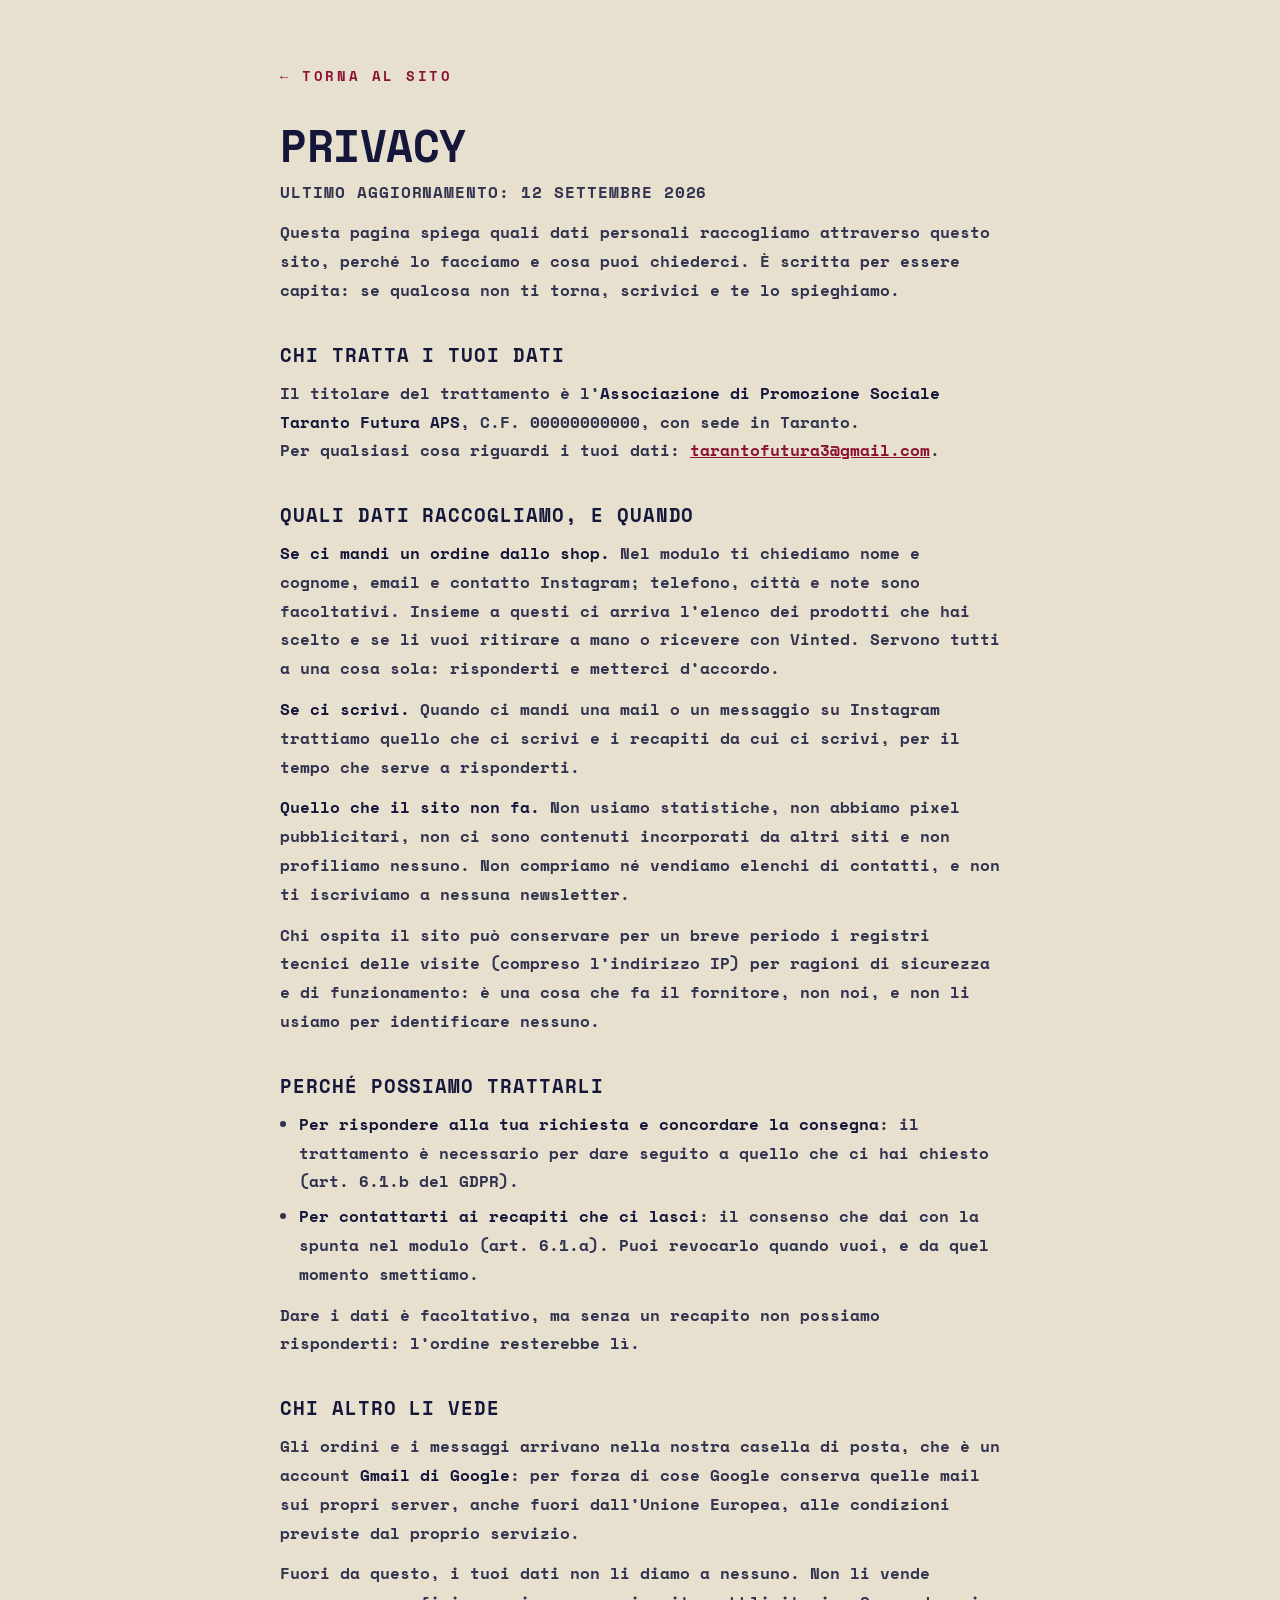
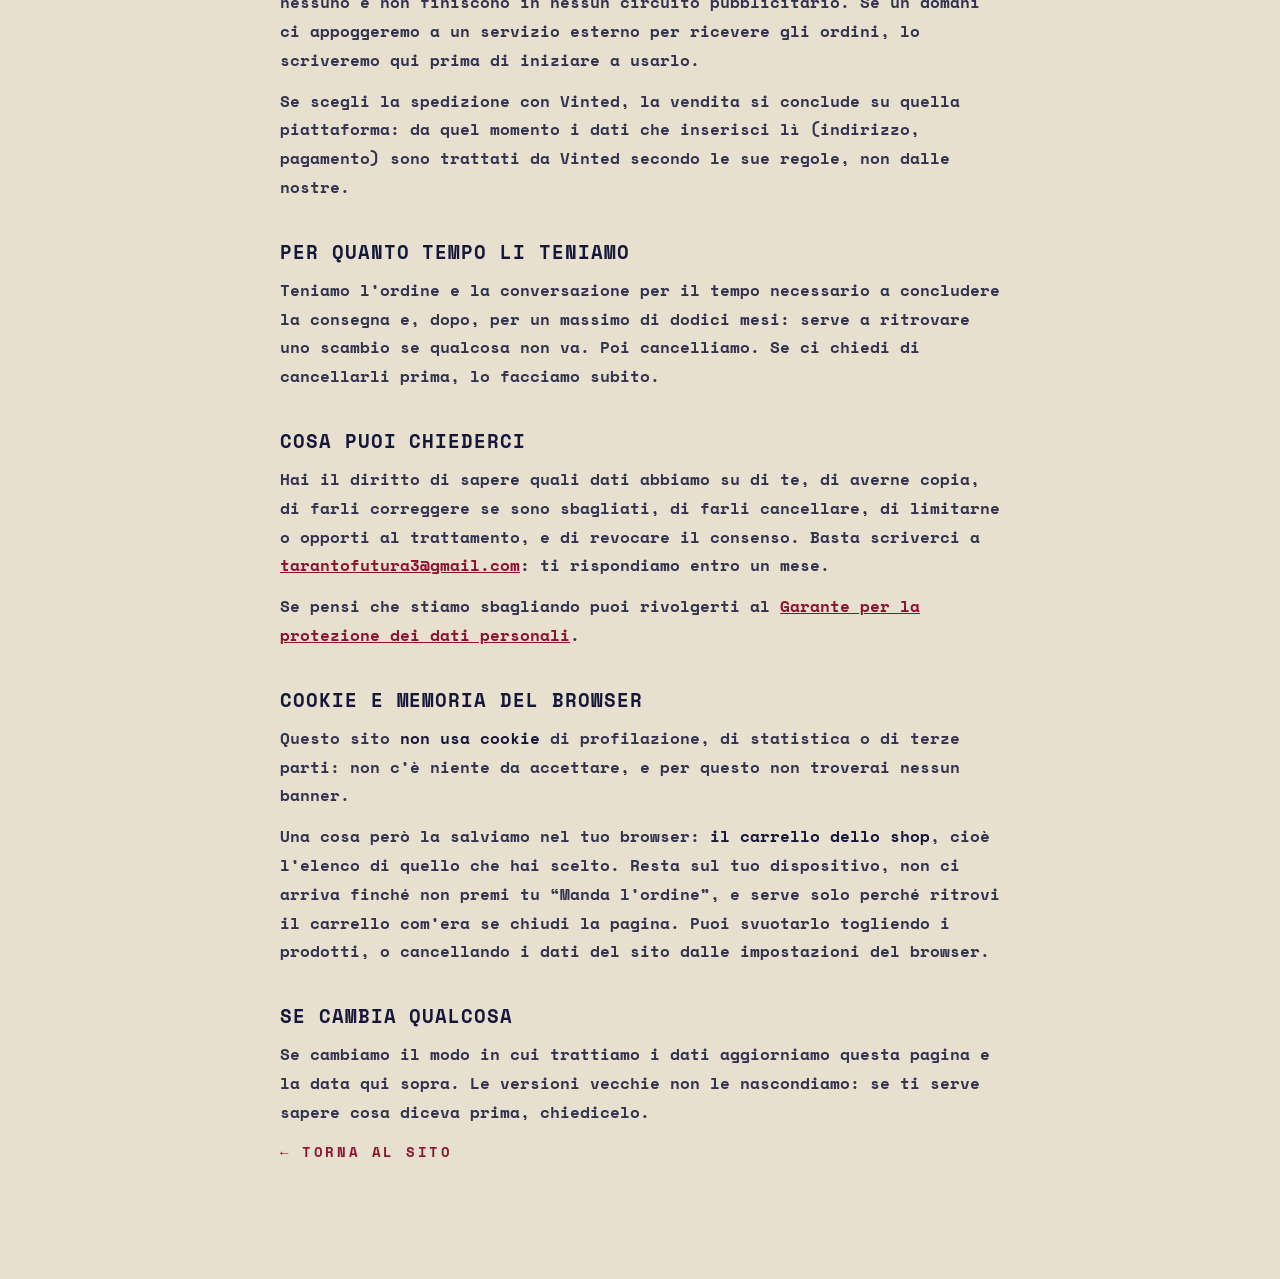
<file: privacy.html>
<!doctype html>
<html lang="it">
<head>
  <meta charset="utf-8">
  <meta name="viewport" content="width=device-width, initial-scale=1, viewport-fit=cover">
  <title>Privacy — Taranto Futura</title>
  <meta name="description" content="Come Taranto Futura APS tratta i dati personali di chi scrive o ordina dal sito.">
  <meta name="theme-color" content="#e8e0cf">
  <meta name="robots" content="index, follow">

  <link rel="preload" href="assets/fonts/space-mono-400.woff2" as="font" type="font/woff2" crossorigin>
  <link rel="preload" href="assets/fonts/space-mono-700.woff2" as="font" type="font/woff2" crossorigin>
  <link rel="stylesheet" href="src/css/style.css?v=104">
</head>
<!--
  DA CONTROLLARE PRIMA DI PUBBLICARE
  Questo testo descrive quello che il sito fa davvero oggi, ma non e' stato
  scritto da un legale. Prima di andare online fallo leggere a chi di dovere e
  sostituisci i segnaposto:
    - CODICE FISCALE: ora c'e' una fila di zeri
    - SEDE: manca l'indirizzo
    - CHI OSPITA IL SITO: va nominato quando lo saprai (vedi "Chi altro li vede")
  Se un giorno aggiungi statistiche, pixel o moduli di terze parti, questa
  pagina va aggiornata e servira' anche un banner per i cookie.
-->
<body>
  <main class="nota">
    <div class="nota__dentro">
      <a class="nota__torna" href="index.html">&larr; Torna al sito</a>

      <h1 class="nota__titolo">Privacy</h1>
      <p class="nota__data">Ultimo aggiornamento: 12 settembre 2026</p>

      <p>Questa pagina spiega quali dati personali raccogliamo attraverso questo
        sito, perché lo facciamo e cosa puoi chiederci. È scritta per essere
        capita: se qualcosa non ti torna, scrivici e te lo spieghiamo.</p>

      <h2>Chi tratta i tuoi dati</h2>
      <p>Il titolare del trattamento è l’<strong>Associazione di Promozione
        Sociale Taranto Futura APS</strong>, C.F. 00000000000, con sede in
        Taranto.<br>
        Per qualsiasi cosa riguardi i tuoi dati:
        <a href="mailto:tarantofutura3@gmail.com">tarantofutura3@gmail.com</a>.</p>

      <h2>Quali dati raccogliamo, e quando</h2>
      <p><strong>Se ci mandi un ordine dallo shop.</strong> Nel modulo ti
        chiediamo nome e cognome, email e contatto Instagram; telefono, città e
        note sono facoltativi. Insieme a questi ci arriva l’elenco dei prodotti
        che hai scelto e se li vuoi ritirare a mano o ricevere con Vinted.
        Servono tutti a una cosa sola: risponderti e metterci d’accordo.</p>
      <p><strong>Se ci scrivi.</strong> Quando ci mandi una mail o un messaggio
        su Instagram trattiamo quello che ci scrivi e i recapiti da cui ci
        scrivi, per il tempo che serve a risponderti.</p>
      <p><strong>Quello che il sito non fa.</strong> Non usiamo statistiche,
        non abbiamo pixel pubblicitari, non ci sono contenuti incorporati da
        altri siti e non profiliamo nessuno. Non compriamo né vendiamo elenchi
        di contatti, e non ti iscriviamo a nessuna newsletter.</p>
      <p>Chi ospita il sito può conservare per un breve periodo i registri
        tecnici delle visite (compreso l’indirizzo IP) per ragioni di sicurezza
        e di funzionamento: è una cosa che fa il fornitore, non noi, e non li
        usiamo per identificare nessuno.</p>

      <h2>Perché possiamo trattarli</h2>
      <ul>
        <li><strong>Per rispondere alla tua richiesta e concordare la
          consegna</strong>: il trattamento è necessario per dare seguito a
          quello che ci hai chiesto (art. 6.1.b del GDPR).</li>
        <li><strong>Per contattarti ai recapiti che ci lasci</strong>: il
          consenso che dai con la spunta nel modulo (art. 6.1.a). Puoi
          revocarlo quando vuoi, e da quel momento smettiamo.</li>
      </ul>
      <p>Dare i dati è facoltativo, ma senza un recapito non possiamo
        risponderti: l’ordine resterebbe lì.</p>

      <h2>Chi altro li vede</h2>
      <p>Gli ordini e i messaggi arrivano nella nostra casella di posta, che è
        un account <strong>Gmail di Google</strong>: per forza di cose Google
        conserva quelle mail sui propri server, anche fuori dall’Unione
        Europea, alle condizioni previste dal proprio servizio.</p>
      <p>Fuori da questo, i tuoi dati non li diamo a nessuno. Non li vende
        nessuno e non finiscono in nessun circuito pubblicitario. Se un domani
        ci appoggeremo a un servizio esterno per ricevere gli ordini, lo
        scriveremo qui prima di iniziare a usarlo.</p>
      <p>Se scegli la spedizione con Vinted, la vendita si conclude su quella
        piattaforma: da quel momento i dati che inserisci lì (indirizzo,
        pagamento) sono trattati da Vinted secondo le sue regole, non dalle
        nostre.</p>

      <h2>Per quanto tempo li teniamo</h2>
      <p>Teniamo l’ordine e la conversazione per il tempo necessario a
        concludere la consegna e, dopo, per un massimo di dodici mesi: serve a
        ritrovare uno scambio se qualcosa non va. Poi cancelliamo. Se ci chiedi
        di cancellarli prima, lo facciamo subito.</p>

      <h2>Cosa puoi chiederci</h2>
      <p>Hai il diritto di sapere quali dati abbiamo su di te, di averne copia,
        di farli correggere se sono sbagliati, di farli cancellare, di limitarne
        o opporti al trattamento, e di revocare il consenso. Basta scriverci a
        <a href="mailto:tarantofutura3@gmail.com">tarantofutura3@gmail.com</a>:
        ti rispondiamo entro un mese.</p>
      <p>Se pensi che stiamo sbagliando puoi rivolgerti al
        <a href="https://www.garanteprivacy.it" target="_blank" rel="noopener noreferrer">Garante
        per la protezione dei dati personali</a>.</p>

      <h2>Cookie e memoria del browser</h2>
      <p>Questo sito <strong>non usa cookie</strong> di profilazione, di
        statistica o di terze parti: non c’è niente da accettare, e per questo
        non troverai nessun banner.</p>
      <p>Una cosa però la salviamo nel tuo browser: <strong>il carrello dello
        shop</strong>, cioè l’elenco di quello che hai scelto. Resta sul tuo
        dispositivo, non ci arriva finché non premi tu “Manda l’ordine”, e serve
        solo perché ritrovi il carrello com’era se chiudi la pagina. Puoi
        svuotarlo togliendo i prodotti, o cancellando i dati del sito dalle
        impostazioni del browser.</p>

      <h2>Se cambia qualcosa</h2>
      <p>Se cambiamo il modo in cui trattiamo i dati aggiorniamo questa pagina e
        la data qui sopra. Le versioni vecchie non le nascondiamo: se ti serve
        sapere cosa diceva prima, chiedicelo.</p>

      <a class="nota__torna" href="index.html">&larr; Torna al sito</a>
    </div>
  </main>
</body>
</html>
</file>
<file: src/css/style.css>
/* ==========================================================================
   Taranto Futura — base + apertura   (fondo chiaro / grigio studio)
   ========================================================================== */

/* ---------- Font self-hosted (nessuna chiamata esterna) ----------------- */
@font-face {
  font-family: 'Space Mono';
  font-style: normal;
  font-weight: 400;
  font-display: swap;
  src: url('../../assets/fonts/space-mono-400.woff2') format('woff2');
}
@font-face {
  font-family: 'Space Mono';
  font-style: normal;
  font-weight: 700;
  font-display: swap;
  src: url('../../assets/fonts/space-mono-700.woff2') format('woff2');
}

/* ---------- Token ------------------------------------------------------- */
:root {
  /* fondo */
  --tf-stage: #D2E3EF;

  /* inchiostri pensati per il grigio: scuri, non blu slavato */
  --tf-ink:   #14163a;   /* testo forte      */
  --tf-dim:   #23264d;   /* testo secondario */
  --tf-faint: #3b3f66;   /* testo terziario  */
  --tf-line:  rgba(20, 22, 58, 0.38);

  /* brand */
  --tf-blue:  #232e66;
  --tf-white: #ffffff;

  --tf-mono: 'Space Mono', ui-monospace, 'SFMono-Regular', 'Cascadia Mono',
             Menlo, Consolas, monospace;

  --tf-pad-x: clamp(16px, 4vw, 44px);
  --tf-pad-y: clamp(16px, 3.2vw, 34px);

  /* etichette: più grandi e più piene */
  --tf-label: clamp(12px, 1.15vw, 14px);
  --tf-track: 0.18em;

  --tf-ease: cubic-bezier(0.22, 0.61, 0.36, 1);

  /* grana condivisa: prima era ripetuta per intero in piu' punti */
  /* La porpora di Taranto, quella del murice, e il rosso della maglia.
     Un valore solo, ovunque: e' una scelta voluta.
       sul crema 7,1:1   bianco sopra 9,3:1   sul grigio dell'apertura 2,2:1
       sul blu di About us 1,4:1   sul grigio di Events 1,2:1
     Sugli ultimi due fondi il colore e' molto debole. Se un giorno servisse
     rimediare senza cambiare tinta, basta rimettere una seconda variabile
     alzata in luce (stessa tinta, 344 gradi, luce 54%: #e42f5f) e usarla
     SOLO in questi punti, che sono tutti e soli quelli su fondo scuro:
       .about__eyebrow e il suo ::after, .about__close, .lavoro__con,
       .lavoro__storia, .storia__chiudi:hover, .storia__avanzamento i,
       .conta__verso, .piede__vie a:hover */
  --tf-porpora: #8c1232;          /* il colore, uno solo */
  /* una scintilla a quattro punte, dal sole del marchio: serve come segno
     di stacco, non come disegno */
  --tf-scintilla: url("data:image/svg+xml,%3Csvg xmlns='http://www.w3.org/2000/svg' viewBox='0 0 24 24'%3E%3Cpath fill='%23000' d='M12 0c.6 6.3 5.7 11.4 12 12-6.3.6-11.4 5.7-12 12-.6-6.3-5.7-11.4-12-12C6.3 11.4 11.4 6.3 12 0z'/%3E%3C/svg%3E");
  --tf-grana: url("data:image/svg+xml,%3Csvg xmlns='http://www.w3.org/2000/svg' width='140' height='140'%3E%3Cfilter id='n'%3E%3CfeTurbulence type='fractalNoise' baseFrequency='0.85' numOctaves='3' stitchTiles='stitch'/%3E%3C/filter%3E%3Crect width='140' height='140' filter='url(%23n)' opacity='0.55'/%3E%3C/svg%3E");
}

/* ---------- Reset ------------------------------------------------------- */
*, *::before, *::after { box-sizing: border-box; }

html, body {
  margin: 0;
  padding: 0;
  /* NIENTE height: 100% qui: quando la pagina era solo l'apertura non dava
     fastidio, ma con una seconda sezione limita l'area scorribile e il fondo
     del testo diventa irraggiungibile. L'apertura si misura da sola in svh. */
  min-height: 100%;
  background: var(--tf-stage);
  color: var(--tf-ink);
  font-family: var(--tf-mono);
  font-weight: 700;
  -webkit-font-smoothing: antialiased;
  -moz-osx-font-smoothing: grayscale;
}

body { overscroll-behavior-y: none; }

/* Lo scorrimento resta bloccato solo mentre l'apertura e' in corso.
   La classe la mette il JS: se il JS non parte la pagina scorre comunque. */
html.is-intro-playing, html.is-intro-playing body { overflow: hidden; }

html { scroll-behavior: smooth; }
@media (prefers-reduced-motion: reduce) { html { scroll-behavior: auto; } }

.tf-sr {
  position: absolute;
  width: 1px; height: 1px;
  margin: -1px; padding: 0;
  overflow: hidden;
  clip-path: inset(50%);
  white-space: nowrap;
  border: 0;
}

/* ==========================================================================
   Comparse
   Le voci marcate data-entra partono nascoste e arrivano quando le raggiungi
   scorrendo: le mette dentro src/js/comparse.js. Lo stato di partenza sta
   qui e non nel JS, sotto html.js, per due motivi: senza JavaScript la
   pagina resta intera, e con JavaScript non si vede il lampo di una voce
   gia' disegnata che sparisce quando il modulo si sveglia.
   Il ritardo dell'onda arriva in --entra-passo, una variabile solo per
   questa transizione: cosi' non zavorra quelle che l'elemento ha gia' sue.
   ========================================================================== */
html.js [data-entra] {
  opacity: 0;
  transform: translate3d(0, 22px, 0);
  transition:
    opacity   0.75s var(--tf-ease) var(--entra-passo, 0ms),
    transform 0.75s var(--tf-ease) var(--entra-passo, 0ms);
}
html.js [data-entra].is-dentro {
  opacity: 1;
  transform: none;
}

/* Le colonne non salgono: si srotolano dall'alto. Spostarle lascerebbe
   scoperta una striscia di fondo pagina sotto una campitura a tutto sangue,
   e si leggerebbe come un difetto invece che come un'entrata. */
html.js [data-entra='colonna'] {
  opacity: 1;
  transform: none;
  clip-path: inset(0 0 100% 0);
  transition: clip-path 0.6s var(--tf-ease) var(--entra-passo, 0ms);
}
html.js [data-entra='colonna'].is-dentro {
  clip-path: inset(0 0 0 0);
}

@media (prefers-reduced-motion: reduce) {
  html.js [data-entra],
  html.js [data-entra='colonna'] {
    opacity: 1;
    transform: none;
    clip-path: none;
    transition: none;
  }
}

/* ==========================================================================
   Apertura
   ========================================================================== */
.intro {
  position: relative;
  width: 100%;
  height: 100vh;   /* fallback per browser datati */
  height: 100svh;  /* niente salti con la barra del browser mobile */
  min-height: 400px;
  overflow: hidden;
  background: var(--tf-stage);
  touch-action: pan-y;   /* verticale = scorre la pagina, orizzontale = ruota */
  -webkit-tap-highlight-color: transparent;
  user-select: none;
  -webkit-user-select: none;
  cursor: grab;
}
.intro[data-grab='1'] { cursor: grabbing; }
.intro[data-state='fallback'] { cursor: default; }

/* ombra d'appoggio: su fondo chiaro stacca il logo dal grigio */
.intro__halo {
  position: absolute;
  left: 50%; top: 53%;
  width: 76vmin; height: 76vmin;
  transform: translate(-50%, -50%);
  border-radius: 50%;
  background: radial-gradient(circle,
    rgba(16, 17, 40, 0.40) 0%,
    rgba(16, 17, 40, 0.18) 44%,
    rgba(16, 17, 40, 0) 70%);
  filter: blur(44px);
  pointer-events: none;
  opacity: 0;
  transition: opacity 1.6s var(--tf-ease);
}

.intro__stage { position: absolute; inset: 0; }
.intro__stage canvas { display: block; width: 100%; height: 100%; }

/* vignettatura appena accennata: sul grigio deve solo chiudere i bordi */
.intro__vignette {
  position: absolute; inset: 0;
  pointer-events: none;
  background: radial-gradient(125% 100% at 50% 45%,
    rgba(0, 0, 0, 0) 50%, rgba(22, 23, 40, 0.26) 100%);
}

.intro__grain {
  position: absolute; inset: 0;
  pointer-events: none;
  opacity: 0.10;
  mix-blend-mode: overlay;
  background-image: var(--tf-grana);
  background-size: 140px 140px;
}

/* ---------- HUD --------------------------------------------------------- */
.intro__hud {
  position: absolute;
  left: 0; right: 0;
  display: grid;
  /* minmax(0,…): le colonne laterali non spingono mai il centro fuori asse */
  grid-template-columns: minmax(0, 1fr) auto minmax(0, 1fr);
  align-items: start;
  gap: 12px;
  padding: var(--tf-pad-y) var(--tf-pad-x);
  pointer-events: none;
  z-index: 2;
}
.intro__hud--top {
  top: 0;
  padding-top: max(var(--tf-pad-y), env(safe-area-inset-top));
}
.intro__hud--bottom {
  bottom: 0;
  align-items: end;
  padding-bottom: max(var(--tf-pad-y), env(safe-area-inset-bottom));
}

.hud__block { display: flex; flex-direction: column; gap: 6px; }
.hud__block--start { grid-column: 1; justify-self: start; }
.hud__block--end   { grid-column: 3; justify-self: end; align-items: flex-end; text-align: right; }

.hud__line {
  margin: 0;
  font-size: var(--tf-label);
  font-weight: 700;
  line-height: 1.35;
  letter-spacing: var(--tf-track);
  text-transform: uppercase;
  white-space: nowrap;
}
.hud__line--strong { color: var(--tf-ink); }
/* le coordinate sono l'accento in porpora dell'apertura */
.hud__block--d .hud__line { color: var(--tf-porpora); }
.hud__line--soft   { color: var(--tf-dim); }

.hud__rule {
  display: block;
  width: 0;
  height: 2px;
  margin-top: 4px;
  background: linear-gradient(90deg, var(--tf-line), transparent);
}

/* ---------- Contatti (colonna centrale del HUD alto) -------------------- */
.hud__social {
  grid-column: 2;
  justify-self: center;
  flex-direction: row;      /* .hud__block e' in colonna: qui serve in riga */
  align-items: center;
  gap: 2px;
  margin-top: -10px;        /* centra le icone sulla riga del testo */
  pointer-events: auto;     /* il HUD non riceve il puntatore, i link si' */
}

.hud__icon {
  display: flex;
  align-items: center;
  justify-content: center;
  width: 42px;              /* area di tocco comoda sul telefono */
  height: 42px;
  color: var(--tf-dim);
  border-radius: 10px;
  transition: color 0.25s var(--tf-ease), transform 0.25s var(--tf-ease);
}
.hud__icon svg { display: block; width: 21px; height: 21px; }
.hud__icon:hover { color: var(--tf-ink); transform: translateY(-2px); }

/* la mail e' l'azione, non un profilo: la stacco in porpora */
.hud__icon--mail { color: var(--tf-porpora); }
/* al passaggio non cambia colore: si incupisce. Un secondo colore qui
   sarebbe l'unico del sito fuori dalla porpora. */
.hud__icon--mail:hover,
.hud__icon--mail:focus-visible { color: #5e0c21; }
.hud__icon:focus-visible {
  color: var(--tf-ink);
  outline: 2px solid var(--tf-ink);
  outline-offset: -4px;
}
.hud__icon:active { transform: translateY(0); }

/* ---------- Collegamento alla sezione (in alto a destra) ---------------- */
/* Il bordo c'e' sempre, solo trasparente: cosi' al passaggio del mouse
   compare senza far saltare di posizione il testo. */
.hud__nav {
  display: inline-block;
  margin: -7px -13px;          /* compensa l'imbottitura: la riga non si sposta */
  padding: 7px 13px;
  border: 1px solid transparent;   /* 1px netto: 1.5 si arrotonda male su schermi non retina */
  border-radius: 2px;
  font-size: var(--tf-label);
  font-weight: 700;
  letter-spacing: var(--tf-track);
  text-transform: uppercase;
  white-space: nowrap;
  color: var(--tf-dim);
  text-decoration: none;
  pointer-events: auto;
  transition: border-color 0.28s var(--tf-ease),
              color 0.28s var(--tf-ease);
}
.hud__nav:hover,
.hud__nav:focus-visible {
  border-color: var(--tf-porpora);
  /* la scritta resta scura: sul grigio la porpora ha poca luminosita' e
     la parola diventerebbe faticosa proprio mentre la stai puntando.
     Il riquadro in porpora basta a segnalare lo stato attivo. */
  color: var(--tf-ink);
  outline: none;
}

/* ---------- Invito a proseguire (colonna centrale del HUD basso) -------- */
.intro__cue {
  grid-column: 2;
  pointer-events: auto;
  text-decoration: none;
  transition: color 0.25s var(--tf-ease);
  justify-self: center;
  display: flex;
  flex-direction: column;
  align-items: center;
  gap: 8px;
  color: var(--tf-ink);
  font-size: var(--tf-label);
  font-weight: 700;
  letter-spacing: var(--tf-track);
  text-transform: uppercase;
  white-space: nowrap;
}
.intro__cue:hover { color: var(--tf-ink); }
.intro__cue:focus-visible { outline: 2px solid var(--tf-ink); outline-offset: 4px; }

.intro__cue-track {
  position: relative;
  width: 2px; height: 30px;
  background: linear-gradient(180deg, var(--tf-line), transparent);
  overflow: hidden;
}
.intro__cue-track::after {
  content: '';
  position: absolute;
  left: 0; top: -30px;
  width: 2px; height: 30px;
  background: linear-gradient(180deg, transparent, var(--tf-ink));
  animation: tf-drop 2.2s var(--tf-ease) infinite;
}

/* ---------- Caricamento ------------------------------------------------- */
.intro__loader {
  position: absolute;
  left: 50%; top: 50%;
  transform: translate(-50%, -50%);
  display: flex;
  align-items: center;
  gap: 10px;
  z-index: 4;
  color: var(--tf-faint);
  font-size: var(--tf-label);
  font-weight: 700;
  letter-spacing: var(--tf-track);
  text-transform: uppercase;
  transition: opacity 0.5s var(--tf-ease);
}
.intro__loader-dot {
  width: 6px; height: 6px;
  border-radius: 50%;
  background: var(--tf-ink);
  animation: tf-pulse 1.1s ease-in-out infinite;
}

/* ---------- Stati ------------------------------------------------------- */
.intro[data-state='loading'] .hud__block,
.intro[data-state='loading'] .intro__cue { opacity: 0; }

.intro[data-state='playing']  .intro__loader,
.intro[data-state='ready']    .intro__loader,
.intro[data-state='fallback'] .intro__loader { opacity: 0; }

.intro[data-state='playing']  .intro__halo,
.intro[data-state='ready']    .intro__halo,
.intro[data-state='fallback'] .intro__halo { opacity: 1; }

.intro[data-state='playing'] .hud__block--a { animation: tf-rise 1.2s var(--tf-ease) 2.05s both; }
.intro[data-state='playing'] .hud__block--b { animation: tf-rise 1.2s var(--tf-ease) 2.25s both; }
.intro[data-state='playing'] .hud__block--c { animation: tf-rise 1.2s var(--tf-ease) 2.45s both; }
.intro[data-state='playing'] .hud__block--c2 { animation: tf-rise 1.2s var(--tf-ease) 2.55s both; }
.intro[data-state='playing'] .hud__block--d { animation: tf-rise 1.2s var(--tf-ease) 2.60s both; }
.intro[data-state='playing'] .hud__rule     { animation: tf-rule 1.4s var(--tf-ease) 2.45s both; }
.intro[data-state='playing'] .intro__cue    { animation: tf-rise 1.1s var(--tf-ease) 3.20s both; }

/* stato finale garantito, anche saltando l'apertura */
.intro[data-state='ready']    .hud__block,
.intro[data-state='fallback'] .hud__block,
.intro[data-state='ready']    .intro__cue,
.intro[data-state='fallback'] .intro__cue { animation: none; opacity: 1; transform: none; }
.intro[data-state='ready']    .hud__rule,
.intro[data-state='fallback'] .hud__rule { animation: none; width: 52px; }

/* ---------- Animazioni -------------------------------------------------- */
@keyframes tf-rise {
  from { opacity: 0; transform: translateY(10px); }
  to   { opacity: 1; transform: none; }
}
@keyframes tf-rule { from { width: 0; } to { width: 52px; } }
@keyframes tf-pulse {
  0%, 100% { opacity: 0.25; transform: scale(0.85); }
  50%      { opacity: 1;    transform: scale(1); }
}
@keyframes tf-drop {
  0%        { transform: translateY(0); }
  60%, 100% { transform: translateY(60px); }
}

/* ---------- Schermi stretti -------------------------------------------- */
@media (max-width: 680px) {
  :root { --tf-track: 0.12em; --tf-label: clamp(12px, 3.4vw, 14px); }
  .intro__halo { width: 92vmin; height: 92vmin; }
  /* visibility, non display: le colonne della griglia restano in piedi */
  .hud__hide-sm,
  .hud__block--d { visibility: hidden; }   /* su telefono il basso resta pulito */
  /* liberata la colonna destra, le icone ci si spostano: al centro
     andrebbero a sbattere contro "Taranto Futura" sugli schermi stretti */
  .hud__social { grid-column: 3; justify-self: end; margin-right: -10px; }
}

/* telefono ruotato */
@media (max-height: 460px) and (orientation: landscape) {
  :root { --tf-pad-y: 12px; }
  .intro__cue { visibility: hidden; }
}

/* ---------- Movimento ridotto ------------------------------------------ */
@media (prefers-reduced-motion: reduce) {
  .intro__cue-track::after { animation: none; opacity: 0.6; transform: translateY(14px); }
  .intro__loader-dot { animation: none; opacity: 0.7; }
  .intro__halo { transition: none; }
  .intro[data-state='playing'] .hud__block,
  .intro[data-state='playing'] .intro__cue,
  .intro[data-state='playing'] .hud__rule { animation: none; opacity: 1; transform: none; }
  .intro[data-state='playing'] .hud__rule { width: 52px; }
}

/* ==========================================================================
   Chi siamo
   ========================================================================== */
.about {
  position: relative;
  min-height: 100svh;
  display: flex;
  align-items: center;
  padding: clamp(72px, 11vh, 128px) var(--tf-pad-x);
  background: var(--tf-blue);
  color: var(--tf-white);
  overflow: hidden;
}

.about__inner {
  position: relative;
  z-index: 1;
  width: 100%;
  max-width: 1120px;
  margin: 0 auto;
}

.about__eyebrow {
  margin: 0 0 clamp(26px, 4vh, 44px);
  font-size: var(--tf-label);
  font-weight: 700;
  letter-spacing: var(--tf-track);
  text-transform: uppercase;
  color: var(--tf-porpora);
}
.about__eyebrow::after {
  content: '';
  display: block;
  width: 52px;
  height: 2px;
  margin-top: 12px;
  background: linear-gradient(90deg, var(--tf-porpora), transparent);
}

/* La prima frase e' spezzata in due: l'attacco piccolo, la domanda grande.
   E' una sola frase del testo, trattata tipograficamente su due livelli. */
.about__kicker {
  margin: 0 0 clamp(10px, 1.4vh, 16px);
  font-size: clamp(14px, 1.3vw, 17px);
  font-weight: 700;
  line-height: 1.5;
  letter-spacing: 0.04em;
  color: #8f9ee8;
}

.about__lead {
  margin: 0 0 clamp(34px, 5vh, 60px);
  font-size: clamp(23px, 3.1vw, 40px);
  font-weight: 700;
  line-height: 1.3;
  letter-spacing: -0.01em;
  color: var(--tf-white);
  max-width: 24ch;          /* ch = caratteri esatti, in monospazio e' preciso */
  text-wrap: pretty;
}

.about__body {
  display: flex;
  flex-direction: column;
  gap: clamp(16px, 2.4vh, 26px);
  max-width: 40em;          /* in em perche' qui il corpo e' definito sotto */
}
.about__body p {
  margin: 0;
  font-size: clamp(14px, 1.25vw, 17px);
  font-weight: 400;
  line-height: 1.78;
  max-width: 62ch;
  color: #b9c2f0;
  text-wrap: pretty;
}
/* i passaggi che devono restare addosso a chi legge */
.about__body b {
  font-weight: 700;
  color: var(--tf-white);
}

.about__close {
  margin: clamp(36px, 5.5vh, 64px) 0 0;
  max-width: 40ch;
  font-size: clamp(19px, 2.2vw, 28px);
  font-weight: 700;
  line-height: 1.35;
  color: var(--tf-porpora);
}
.about__close-sub {
  display: block;
  margin-top: 8px;
  font-size: clamp(14px, 1.25vw, 17px);
  font-weight: 400;
  color: #8f9ee8;
}

/* Colonna ionica: riempie il vuoto a destra lasciato dal testo allineato
   a sinistra. Disegno a filo di linea, in linea nell'HTML cosi' prende il
   colore dal CSS. Sotto i 900px il testo occupa tutta la larghezza e il
   vuoto non c'e' piu': la colonna sparisce invece di accavallarsi. */
.about__colonna {
  position: absolute;
  right: clamp(16px, 5vw, 96px);
  top: 0;
  bottom: 0;
  height: 100%;          /* per tutta l'altezza della sezione */
  z-index: 0;
  color: var(--tf-white);
  opacity: 0.16;         /* presenza appena accennata */
  pointer-events: none;
}
.about__colonna svg { display: block; height: 100%; width: auto; }

/* A tutta altezza la colonna e' anche piu' larga: sotto questa soglia non
   resta spazio libero a destra e andrebbe a sovrapporsi al testo. */
@media (max-width: 1040px) {
  .about__colonna { display: none; }
}

.about__grain {
  position: absolute;
  inset: 0;
  pointer-events: none;
  opacity: 0.12;
  mix-blend-mode: overlay;
  background-image: var(--tf-grana);
  background-size: 140px 140px;
}

@media (max-width: 680px) {
  .about { align-items: flex-start; }
  .about__lead, .about__body, .about__body p, .about__close { max-width: none; }
}

/* ==========================================================================
   La fascia dei partner
   Sta fra il blu di About us e le colonne colorate: e' una riga di respiro,
   chiara, che nel mentre dice con chi abbiamo lavorato. I loghi arrivano da
   screenshot diversi l'uno dall'altro, quindi non si mostrano come sono: di
   ognuno si usa solo la sagoma (una maschera), e il colore lo da' il CSS.
   Un inchiostro solo per tutti, che si cambia qui.
   ========================================================================== */
.fascia {
  --fascia-inchiostro: var(--tf-ink);
  --fascia-alt: clamp(36px, 4.8vw, 58px);
  position: relative;
  padding: clamp(22px, 3.4vh, 40px) 0 clamp(24px, 3.8vh, 44px);
  background: #e8e0cf;
  border-top: 1px solid rgba(20, 22, 58, 0.14);
  border-bottom: 1px solid rgba(20, 22, 58, 0.14);
  overflow: hidden;
}
/* la stessa grana del resto del sito, cosi' il crema non sembra plastica */
.fascia::after {
  content: '';
  position: absolute;
  inset: 0;
  pointer-events: none;
  opacity: 0.1;
  mix-blend-mode: multiply;
  background-image: var(--tf-grana);
  background-size: 140px 140px;
}

.fascia__occhiello {
  margin: 0 0 clamp(16px, 2.4vh, 26px);
  padding: 0 var(--tf-pad-x);
  font-size: var(--tf-label);
  font-weight: 700;
  letter-spacing: var(--tf-track);
  text-transform: uppercase;
  color: var(--tf-porpora);
}

/* i bordi sfumano: il nastro entra ed esce invece di essere tagliato */
.fascia__pista {
  overflow: hidden;
  -webkit-mask-image: linear-gradient(90deg, transparent, #000 7%, #000 93%, transparent);
  mask-image: linear-gradient(90deg, transparent, #000 7%, #000 93%, transparent);
}

.fascia__nastro {
  display: flex;
  align-items: center;
  width: max-content;
  margin: 0;
  padding: 0 0 0 var(--tf-pad-x);
  list-style: none;
}
/* Lo stacco e' un margine, non un gap: cosi' ogni voce misura sempre se'
   stessa piu' il suo stacco, e la corsa del nastro (che vale un gruppo
   intero) combacia al pixel con la copia che la segue. */
.fascia__voce {
  --stacco: clamp(40px, 5.6vw, 86px);
  position: relative;
  flex: 0 0 auto;
  margin-right: var(--stacco);
  display: flex;
  align-items: center;
}

.fascia__logo {
  display: block;
  height: var(--fascia-alt);
  width: calc(var(--fascia-alt) * var(--rapporto, 1));
  opacity: 0.86;
  transition: opacity 0.3s var(--tf-ease), background-color 0.3s var(--tf-ease);
}
/* Senza maschere il riquadro resterebbe vuoto invece che diventare una
   macchia piena: il colore si mette solo se il ritaglio funziona. */
@supports ((-webkit-mask-image: url('')) or (mask-image: url(''))) {
  .fascia__logo {
    background-color: var(--fascia-inchiostro);
    -webkit-mask: var(--segno) center / contain no-repeat;
    mask: var(--segno) center / contain no-repeat;
  }
}
/* passandoci sopra il nastro si ferma e il marchio si accende */
.fascia__voce:hover .fascia__logo {
  opacity: 1;
  background-color: var(--tf-porpora);
}

/* Di qualcuno non abbiamo il marchio, solo il nome: allora il nome diventa
   il marchio, composto nel carattere del sito. Su due righe e stretto, cosi'
   sta in fila con gli altri segni invece di sembrare una didascalia. */
.fascia__nome {
  display: block;
  font-size: calc(var(--fascia-alt) * 0.34);
  font-weight: 700;
  line-height: 1.08;
  letter-spacing: 0.05em;
  text-transform: uppercase;
  color: var(--fascia-inchiostro);
  opacity: 0.86;
  transition: opacity 0.3s var(--tf-ease), color 0.3s var(--tf-ease);
}
.fascia__voce:hover .fascia__nome { opacity: 1; color: var(--tf-porpora); }

/* Fra un marchio e l'altro una scintilla in porpora: e' il dettaglio che
   porta il colore nella fascia senza sporcare i marchi, che devono
   restare puliti e leggibili. */
.fascia__voce::after {
  content: '';
  position: absolute;
  top: 50%;
  right: calc(var(--stacco) / -2);
  width: 11px;
  height: 11px;
  margin: -5.5px -5.5px 0 0;
  background-color: var(--tf-porpora);
  opacity: 0.9;
  -webkit-mask: var(--tf-scintilla) center / contain no-repeat;
  mask: var(--tf-scintilla) center / contain no-repeat;
}

/* Il ritaglio di ogni marchio, con la sua forma. Il percorso sta qui e non
   nell'HTML perche' dentro a una variabile si conta dal foglio di stile che
   la dichiara: scritto nella pagina, il browser lo cercherebbe in src/css/. */
.fascia__logo.e-kat              { --segno: url('../../assets/loghi/fascia/kat.png'); --rapporto: 2.000; }
.fascia__logo.e-spazioporto      { --segno: url('../../assets/loghi/fascia/spazioporto.png'); --rapporto: 0.673; }
.fascia__logo.e-festival         { --segno: url('../../assets/loghi/fascia/festival.png'); --rapporto: 1.633; }
.fascia__logo.e-nino             { --segno: url('../../assets/loghi/fascia/nino.png'); --rapporto: 0.813; }
.fascia__logo.e-caffeletterario  { --segno: url('../../assets/loghi/fascia/caffeletterario.png'); --rapporto: 1.233; }
.fascia__logo.e-casaviola        { --segno: url('../../assets/loghi/fascia/casaviola.png'); --rapporto: 0.473; }
.fascia__logo.e-villanova        { --segno: url('../../assets/loghi/fascia/villanova.png'); --rapporto: 1.380; }

/* il nastro gira solo quando c'e' davvero da girare */
.fascia.e-viva .fascia__nastro {
  animation: tf-nastro var(--durata, 40s) linear infinite;
}
@keyframes tf-nastro {
  from { transform: translate3d(0, 0, 0); }
  to   { transform: translate3d(calc(-1 * var(--corsa, 50%)), 0, 0); }
}
.fascia:hover .fascia__nastro,
.fascia:focus-within .fascia__nastro,
.fascia.e-fuori .fascia__nastro { animation-play-state: paused; }

/* Senza JS, o con meno animazioni: una fila ferma che si scorre col dito. */
.fascia.e-ferma .fascia__pista,
html:not(.js) .fascia__pista {
  overflow-x: auto;
  scrollbar-width: none;
}
.fascia.e-ferma .fascia__pista::-webkit-scrollbar,
html:not(.js) .fascia__pista::-webkit-scrollbar { display: none; }

@media (prefers-reduced-motion: reduce) {
  .fascia .fascia__nastro { animation: none; }
  .fascia__pista { overflow-x: auto; }
}

/* ==========================================================================
   Le tre voci: Creative Studio / Events / Shop
   ========================================================================== */
/* Progressione crema -> jeans -> blu notte. Ogni colonna porta con se' anche
   il proprio inchiostro: sul crema il bianco sparirebbe. */
/* Scala di chiarezza su quattro passi, dal blu notte al crema. Ogni colonna
   porta con se' due fermate (fondo e punto illuminato) e il proprio inchiostro:
   sulle due chiare il bianco sparirebbe. */
.trio__voce:nth-child(1) {
  --tinta: #0b0f45;  --luce: #1d275e;        /* blu notte */
  --bagliore: rgba(186, 200, 236, 0.22);
  --riflesso: rgba(255, 255, 255, 0.055);
  --ombra: rgba(0, 0, 0, 0.42);
  --inchiostro: #ffffff;
  --inchiostro-tenue: rgba(255, 255, 255, 0.7);
  --filo: rgba(255, 255, 255, 0.18);
}
.trio__voce:nth-child(2) {
  --tinta: #303234;  --luce: #45484a;        /* grigio scuro */
  /* il panna non sta piu' sotto al testo ma in alto a destra, come bagliore:
     su un fondo cosi' scuro il testo torna bianco, e bianco su panna sparirebbe */
  --bagliore: rgba(234, 227, 214, 0.32);
  --riflesso: rgba(255, 255, 255, 0.07);
  --ombra: rgba(0, 0, 0, 0.4);
  --inchiostro: #ffffff;
  --inchiostro-tenue: rgba(255, 255, 255, 0.76);
  --filo: rgba(255, 255, 255, 0.18);
}
.trio__voce:nth-child(3) {
  --tinta: var(--tf-porpora);  --luce: var(--tf-porpora);  /* piatta: e' il colore, non una sfumatura */
  --bagliore: rgba(255, 198, 220, 0.26);
  --riflesso: rgba(255, 255, 255, 0.08);
  --ombra: rgba(40, 4, 20, 0.45);
  --inchiostro: #ffffff;
  --inchiostro-tenue: rgba(255, 255, 255, 0.82);
  --filo: rgba(255, 255, 255, 0.22);
}
.trio__voce:nth-child(4) {
  --tinta: #e6dfd0;  --luce: #f9f2e2;        /* crema: fondo chiaro per lo shop */
  --bagliore: rgba(255, 255, 255, 0.7);
  --riflesso: rgba(255, 255, 255, 0.45);
  --ombra: rgba(20, 22, 58, 0.14);
  --inchiostro: #14163a;
  --inchiostro-tenue: rgba(20, 22, 58, 0.64);
  --filo: rgba(20, 22, 58, 0.16);
}

.trio {
  display: flex;
  min-height: 100svh;
  background: var(--tf-stage);
}

.trio__voce {
  position: relative;
  flex: 1 1 0;
  display: flex;
  flex-direction: column;
  justify-content: flex-end;
  gap: 14px;
  padding: clamp(24px, 3vw, 44px);
  overflow: hidden;
  /* Tre strati, dal davanti al fondo:
     1. bagliore in alto a destra - lo "spruzzo" chiaro
     2. riflesso diagonale - la lucidatura che attraversa
     3. luce dal basso a sinistra, dove sta il titolo
     Su ogni colonna il chiaro e' calibrato: sul crema un bianco al 20%
     non si vedrebbe, sul blu notte accecherebbe. */
  background:
    radial-gradient(58% 44% at 84% 6%, var(--bagliore) 0%, transparent 72%),
    linear-gradient(118deg, transparent 34%, var(--riflesso) 50%, transparent 66%),
    radial-gradient(135% 105% at 16% 100%, var(--luce) 0%, var(--tinta) 64%);
  /* ombra interna: dà volume ai bordi invece di lasciarli tagliati netti */
  box-shadow: inset 0 0 clamp(70px, 9vw, 150px) var(--ombra);
  color: var(--inchiostro);
  text-decoration: none;
  isolation: isolate;
  -webkit-tap-highlight-color: transparent;
}

/* Al passaggio il colore si approfondisce. Un velo scuro funziona su tutte
   e tre le tinte, chiara o scura che sia, senza doverne calcolare una seconda. */
.trio__voce::before {
  content: '';
  position: absolute;
  inset: 0;
  z-index: -1;
  background: #000;
  opacity: 0;
  transition: opacity 0.45s var(--tf-ease);
}
.trio__voce:hover::before,
.trio__voce:focus-visible::before { opacity: 0.14; }

/* Motivo tematico: schizzi di pittura, carta stampata, cartellino.
   Sta dietro al testo, non intercetta il puntatore, e al passaggio
   si scopre un poco - da' l'impressione che la colonna reagisca. */
.trio__motivo {
  position: absolute;
  /* confinato in alto: la fascia bassa e' del testo e va lasciata pulita.
     La composizione e' piu' grande del riquadro e viene tagliata dai bordi:
     un motivo che esce dall'inquadratura sembra pensato, uno centrato
     dentro una cornice sembra un francobollo. */
  inset: 0 0 30% 0;
  z-index: -1;
  pointer-events: none;
  opacity: var(--motivo-opacita, 0.5);
  /* Va contro il puntatore e piu' del titolo: e' il piano di fondo, e se si
     muovesse insieme sarebbe un unico foglio che scivola. Il mezzo punto di
     ingrandimento serve a non scoprire il bordo mentre si sposta: il disegno
     riempie il riquadro esatto, e senza margine si vedrebbe il taglio. */
  transform:
    translate3d(calc(var(--mx, 0px) * -1.6), calc(var(--my, 0px) * -1.6), 0)
    scale(1.06);
  transition: opacity 0.5s var(--tf-ease), transform 0.7s var(--tf-ease);
}
.trio__voce.is-mossa .trio__motivo { transition: opacity 0.5s var(--tf-ease), transform 0.14s linear; }
.trio__motivo svg { width: 100%; height: 100%; display: block; }
/* schizzi e geometria della fanzine riempiono tutta la colonna;
   il riquadro ridotto resta la regola per eventuali motivi futuri */
.trio__voce:nth-child(1) .trio__motivo,
.trio__voce:nth-child(3) .trio__motivo { inset: 0; }
.trio__voce:hover .trio__motivo,
.trio__voce:focus-visible .trio__motivo {
  opacity: var(--motivo-opacita-attiva, 0.78);
}

/* la carta stampata e il cartellino sono disegnati col colore del testo:
   vanno tenuti molto bassi o diventano rumore */
/* linework sottile: va tenuto basso, ma non quanto un motivo pieno */
/* corre anche dietro al testo: va tenuto basso */
.trio__voce:nth-child(3) { --motivo-opacita: 0.2; --motivo-opacita-attiva: 0.32; }

/* La luce che segue il puntatore. E' l'unico effetto che tocca tutte e
   quattro le colonne: il motivo ce l'hanno solo Studio e Fanzine, e Events
   senza niente restava la piu' spenta delle quattro. Il chiaro e' quello
   che la colonna si porta gia' (--bagliore), quindi non serve calibrarlo
   tinta per tinta. Sta sopra al velo scuro del ::before perche' e' un
   figlio vero e arriva dopo nell'ordine di disegno. */
.trio__luce {
  position: absolute;
  inset: 0;
  z-index: -1;
  pointer-events: none;
  opacity: 0;
  background: radial-gradient(34% 26% at var(--lx, 50%) var(--ly, 50%),
              var(--bagliore), transparent 72%);
  transition: opacity 0.45s var(--tf-ease);
}
.trio__voce.is-mossa .trio__luce { opacity: 1; }

/* grana: toglie la piattezza della campitura piena */
.trio__voce::after {
  content: '';
  position: absolute;
  inset: 0;
  z-index: -1;
  pointer-events: none;
  opacity: 0.13;
  mix-blend-mode: overlay;
  background-image: var(--tf-grana);
  background-size: 140px 140px;
}

.trio__voce:focus-visible {
  outline: 2px solid var(--inchiostro);
  outline-offset: -6px;
}

.trio__titolo {
  font-size: clamp(26px, 2.6vw, 40px);
  font-weight: 700;
  line-height: 1.06;
  /* due righe anche per i titoli che ne occupano una: cosi' i tre attacchi
     sono alla stessa quota invece di scalare */
  min-height: 2.12em;
  letter-spacing: -0.02em;
  text-transform: uppercase;
  /* L'alzata del passaggio e il tiro della calamita finiscono nella stessa
     trasformazione: separate, la seconda scritta cancellerebbe la prima. */
  transform: translate3d(var(--mx, 0px), calc(var(--my, 0px) + var(--alza, 0px)), 0);
  transition: transform 0.5s var(--tf-ease);
}
.trio__voce:hover .trio__titolo,
.trio__voce:focus-visible .trio__titolo { --alza: -6px; }
/* Mentre la mano e' ferma sulla colonna il titolo insegue quasi subito; e'
   quando la togli che deve tornare con calma, ed e' la transizione lunga. */
.trio__voce.is-mossa .trio__titolo { transition: transform 0.14s linear; }

.trio__apri {
  display: inline-flex;
  align-items: center;
  gap: 8px;
  font-size: var(--tf-label);
  font-weight: 700;
  letter-spacing: var(--tf-track);
  text-transform: uppercase;
  color: var(--inchiostro-tenue);
  opacity: 0;
  transform: translate3d(calc(var(--mx, 0px) * 0.45), calc(var(--my, 0px) * 0.45 + 6px), 0);
  transition: opacity 0.4s var(--tf-ease), transform 0.4s var(--tf-ease);
}
.trio__apri::after {
  content: '';
  width: 22px;
  height: 1px;
  background: currentColor;
}
.trio__voce:hover .trio__apri,
.trio__voce:focus-visible .trio__apri {
  opacity: 1;
  transform: translate3d(calc(var(--mx, 0px) * 0.45), calc(var(--my, 0px) * 0.45), 0);
}
.trio__voce.is-mossa .trio__apri { transition: opacity 0.4s var(--tf-ease), transform 0.14s linear; }

@media (max-width: 860px) {
  .trio { flex-direction: column; }
  .trio__voce {
    min-height: 25svh;
    padding: clamp(22px, 6vw, 40px);
  }
  .trio__titolo { min-height: 0; }   /* impilate, l'allineamento non serve */
  .trio__apri { opacity: 1; transform: none; }   /* senza mouse, l'invito si vede */
}

/* ==========================================================================
   Pannelli
   ========================================================================== */
/* Senza JavaScript restano normali sezioni leggibili scorrendo: e' il JS che
   li nasconde, non l'HTML. La classe .js la mette uno script in <head>, cosi'
   non lampeggiano prima che il modulo sia pronto. */
html.js .pannello { display: none; }
html.js .pannello.is-aperto { display: flex; }
html.js .pannello__corpo {
  overflow-y: auto;
  overscroll-behavior: contain;
}

/* Base: sezione normale nel flusso della pagina. E' il ripiego senza JS. */
.pannello {
  display: flex;
  flex-direction: column;
  /* a schermo pieno la luce sta in alto a sinistra, dietro al titolo */
  background:
    radial-gradient(44% 52% at 88% 4%, var(--bagliore, transparent) 0%, transparent 72%),
    linear-gradient(142deg, var(--luce, var(--tf-blue)) 0%, var(--tinta, var(--tf-blue)) 56%);
  box-shadow: inset 0 0 clamp(90px, 12vw, 220px) var(--ombra, transparent);
  color: var(--inchiostro, var(--tf-white));
  border-top: 1px solid var(--filo, rgba(255, 255, 255, 0.16));
}
/* Col JS diventa una sovrapposizione a tutto schermo. */
/* stesso colore della colonna da cui nasce: il colore che sale al passaggio
   del mouse e' lo stesso che poi riempie lo schermo */
#studio {
  --tinta: #0b0f45; --luce: #1d275e; --inchiostro: #ffffff;
  --bagliore: rgba(186, 200, 236, 0.22); --ombra: rgba(0, 0, 0, 0.42);
  --inchiostro-tenue: rgba(255, 255, 255, 0.72); --filo: rgba(255, 255, 255, 0.18);
}
#eventi {
  --tinta: #303234; --luce: #45484a; --inchiostro: #ffffff;
  --bagliore: rgba(234, 227, 214, 0.32); --ombra: rgba(0, 0, 0, 0.4);
  --inchiostro-tenue: rgba(255, 255, 255, 0.76); --filo: rgba(255, 255, 255, 0.18);
}
#fanzine {
  --tinta: var(--tf-porpora); --luce: var(--tf-porpora); --inchiostro: #ffffff;
  --bagliore: rgba(255, 198, 220, 0.26); --ombra: rgba(40, 4, 20, 0.45);
  --inchiostro-tenue: rgba(255, 255, 255, 0.82); --filo: rgba(255, 255, 255, 0.22);
}
#shop {
  --tinta: #e6dfd0; --luce: #f9f2e2; --inchiostro: #14163a;
  --bagliore: rgba(255, 255, 255, 0.7); --ombra: rgba(20, 22, 58, 0.14);
  --inchiostro-tenue: rgba(20, 22, 58, 0.68); --filo: rgba(20, 22, 58, 0.16);
}

html.js .pannello {
  position: fixed;
  inset: 0;
  z-index: 50;
  border-top: 0;
  overflow: hidden;
}

/* apertura: il pannello si apre dai bordi della colonna toccata */
/* Solo ritaglio, niente opacita': il pannello deve essere pieno fin dal primo
   istante, altrimenti se la transizione si ferma a meta' si vede la pagina
   sotto attraverso di esso. */
html.js .pannello.is-aperto {
  clip-path: inset(var(--ct, 0%) var(--cr, 0%) var(--cb, 0%) var(--cl, 0%));
  transition: clip-path 0.55s var(--tf-ease);
}
html.js .pannello.is-aperto.is-dentro {
  clip-path: inset(0% 0% 0% 0%);
}

/* Chiusura: il pannello non sparisce, torna dentro la colonna da cui e'
   nato. Il ritaglio di partenza e' ancora sull'elemento, quindi togliere
   is-dentro basta. Mentre si ritira non prende piu' il puntatore e passa
   sotto a un eventuale pannello che si stia aprendo al suo posto. */
html.js .pannello.is-uscita {
  z-index: 49;
  pointer-events: none;
}

/* L'apertura non e' solo il ritaglio: dentro, le parti salgono una dopo
   l'altra mentre il bordo corre. Quattro passi bastano, dal quinto in poi
   si arriva tutti insieme: il contenuto dei pannelli e' costruito dal JS e
   non si sa quanto sara' lungo. */
html.js .pannello.is-aperto .pannello__barra,
html.js .pannello.is-aperto .pannello__corpo > * {
  opacity: 0;
  transform: translate3d(0, 16px, 0);
}
html.js .pannello.is-aperto.is-dentro .pannello__barra,
html.js .pannello.is-aperto.is-dentro .pannello__corpo > * {
  opacity: 1;
  transform: none;
  transition:
    opacity   0.55s var(--tf-ease) var(--passo, 0s),
    transform 0.55s var(--tf-ease) var(--passo, 0s);
}
html.js .pannello .pannello__barra                  { --passo: 0.10s; }
html.js .pannello .pannello__corpo > :nth-child(1)  { --passo: 0.20s; }
html.js .pannello .pannello__corpo > :nth-child(2)  { --passo: 0.28s; }
html.js .pannello .pannello__corpo > :nth-child(3)  { --passo: 0.36s; }
html.js .pannello .pannello__corpo > :nth-child(n+4){ --passo: 0.44s; }

html.js .pannello::after {
  content: '';
  position: absolute;
  inset: 0;
  z-index: 0;
  pointer-events: none;
  opacity: 0.11;
  mix-blend-mode: overlay;
  background-image: var(--tf-grana);
  background-size: 140px 140px;
}
.pannello__barra, .pannello__corpo { position: relative; z-index: 1; }

.pannello__barra { display: none; }
html.js .pannello__barra {
  display: flex;
  flex: 0 0 auto;
  align-items: center;
  justify-content: space-between;
  gap: 16px;
  padding: max(var(--tf-pad-y), env(safe-area-inset-top)) var(--tf-pad-x) var(--tf-pad-y);
  border-bottom: 1px solid var(--filo, rgba(255, 255, 255, 0.16));
}
.pannello__eyebrow {
  margin: 0;
  font-size: var(--tf-label);
  font-weight: 700;
  letter-spacing: var(--tf-track);
  text-transform: uppercase;
  color: var(--inchiostro-tenue, rgba(255, 255, 255, 0.6));
}

.pannello__chiudi {
  display: flex;
  align-items: center;
  justify-content: center;
  width: 44px;
  height: 44px;
  margin: -10px calc(-1 * (44px - 24px) / 2) -10px 0;
  padding: 0;
  border: 1px solid transparent;
  border-radius: 2px;
  background: none;
  color: var(--inchiostro-tenue, rgba(255, 255, 255, 0.7));
  cursor: pointer;
  transition: color 0.25s var(--tf-ease), border-color 0.25s var(--tf-ease),
              transform 0.25s var(--tf-ease);
}
.pannello__chiudi svg { width: 22px; height: 22px; }
.pannello__chiudi:hover,
.pannello__chiudi:focus-visible {
  color: var(--inchiostro, var(--tf-white));
  border-color: var(--inchiostro, rgba(255, 255, 255, 0.5));
  outline: none;
}
.pannello__chiudi:active { transform: scale(0.94); }

.pannello__corpo {
  flex: 1 1 auto;
  overscroll-behavior: contain;
  -webkit-overflow-scrolling: touch;
  padding: clamp(40px, 8vh, 90px) var(--tf-pad-x)
           max(clamp(40px, 8vh, 90px), env(safe-area-inset-bottom));
}
.pannello__titolo {
  margin: 0 0 18px;
  max-width: 18ch;
  font-size: clamp(30px, 5vw, 68px);
  font-weight: 700;
  line-height: 1.04;
  letter-spacing: -0.02em;
  text-transform: uppercase;
}
.pannello__testo {
  margin: 0 0 10px;
  max-width: 52ch;
  font-size: clamp(14px, 1.25vw, 17px);
  font-weight: 400;
  line-height: 1.75;
  color: var(--inchiostro-tenue, rgba(255, 255, 255, 0.74));
}
.pannello__segnaposto {
  margin: 26px 0 0;
  font-size: var(--tf-label);
  font-weight: 700;
  letter-spacing: var(--tf-track);
  text-transform: uppercase;
  opacity: 0.55;
}

/* mentre un pannello e' aperto il fondo non scorre */
html.is-pannello-aperto,
html.is-pannello-aperto body { overflow: hidden; }

@media (prefers-reduced-motion: reduce) {
  .trio__voce::before { transition: none; }
  .trio__titolo, .trio__apri, .trio__motivo { transition: none; }
  html.js .pannello.is-aperto,
  html.js .pannello.is-aperto.is-dentro { transition: none; clip-path: none; }
  /* senza l'onda in entrata il contenuto resterebbe a zero di opacita' */
  html.js .pannello.is-aperto .pannello__barra,
  html.js .pannello.is-aperto .pannello__corpo > * {
    opacity: 1;
    transform: none;
    transition: none;
  }
}

/* ==========================================================================
   Locandine degli eventi
   ========================================================================== */
.locandine {
  display: grid;
  grid-template-columns: repeat(2, 1fr);   /* telefono: due affiancate */
  gap: clamp(9px, 1.1vw, 18px);
  margin: clamp(26px, 4vh, 46px) 0 0;
  perspective: 1400px;                     /* la prospettiva sta sul contenitore:
                                              cosi' le schede condividono lo stesso
                                              punto di fuga invece di averne uno a testa */
}
@media (min-width: 861px)  { .locandine { grid-template-columns: repeat(3, 1fr); } }
@media (min-width: 1180px) { .locandine { grid-template-columns: repeat(5, 1fr); } }

.locandina {
  display: block;
  padding: 0;
  border: 0;
  background: none;
  cursor: pointer;
  border-radius: 3px;
  -webkit-tap-highlight-color: transparent;
}
.locandina:focus-visible { outline: 2px solid var(--inchiostro, #fff); outline-offset: 4px; }

.locandina__scena {
  position: relative;
  display: block;
  aspect-ratio: 9 / 16;
  overflow: hidden;
  border-radius: 3px;
  background: rgba(0, 0, 0, 0.24);
  transform-style: preserve-3d;
  /* --rx/--ry li scrive il puntatore, --entra la comparsa a scorrimento */
  transform:
    translateY(var(--entra-y, 42px))
    rotateX(calc(var(--rx, 0deg) + var(--entra-rx, 13deg)))
    rotateY(var(--ry, 0deg))
    scale(var(--entra-s, 0.93));
  opacity: var(--entra-o, 0);
  box-shadow: 0 12px 34px rgba(0, 0, 0, 0.26);
  transition:
    transform 0.72s cubic-bezier(0.16, 0.84, 0.28, 1),
    opacity 0.6s ease,
    box-shadow 0.45s var(--tf-ease);
}
/* entrata a scorrimento: il ritardo lo scrive il JS, scala con l'indice */
.locandina.is-dentro .locandina__scena {
  --entra-y: 0px;
  --entra-rx: 0deg;
  --entra-s: 1;
  --entra-o: 1;
}
/* mentre il dito o il mouse la inclina, la risposta dev'essere immediata */
.locandina.is-mossa .locandina__scena { transition: none; }

.locandina:hover .locandina__scena {
  box-shadow: 0 26px 60px rgba(0, 0, 0, 0.4);
}
.locandina:active .locandina__scena {
  transform: rotateX(var(--rx, 0deg)) rotateY(var(--ry, 0deg)) scale(0.965);
  transition: transform 0.16s ease-out;
}

.locandina__video {
  display: block;
  width: 100%;
  height: 100%;
  object-fit: cover;
  transform: translateZ(0);
}

/* riflesso che segue il puntatore: e' cio' che rende leggibile l'inclinazione */
.locandina__lucido {
  position: absolute;
  inset: 0;
  pointer-events: none;
  opacity: 0;
  background: linear-gradient(
    var(--lucido-ang, 120deg),
    rgba(255, 255, 255, 0) 36%,
    rgba(255, 255, 255, 0.42) 50%,
    rgba(255, 255, 255, 0) 64%);
  transition: opacity 0.4s var(--tf-ease);
}
.locandina:hover .locandina__lucido { opacity: 0.55; }

/* ==========================================================================
   Visore: la locandina a tutto schermo
   ========================================================================== */
.visore {
  position: fixed;
  inset: 0;
  z-index: 80;
  display: flex;
  align-items: center;
  justify-content: center;
  perspective: 1600px;
}
.visore[hidden] { display: none; }

.visore__fondo {
  position: absolute;
  inset: 0;
  border: 0;
  padding: 0;
  cursor: pointer;
  background: rgba(6, 7, 18, 0.9);
  backdrop-filter: blur(6px);
  opacity: 0;
  transition: opacity 0.4s var(--tf-ease);
}
.visore.is-dentro .visore__fondo { opacity: 1; }

.visore__scena {
  position: relative;
  z-index: 1;
  /* la misura la detta il contenuto: le locandine sono 9/16, le pagine
     della fanzine no. Un rapporto fisso taglierebbe le seconde. */
  display: flex;
  border-radius: 4px;
  overflow: hidden;
  background: #0b0c1c;
  box-shadow: 0 40px 90px rgba(0, 0, 0, 0.6);
  transform-style: preserve-3d;
  transform: rotateY(var(--vy, 0deg)) translateZ(var(--vz, -160px)) scale(var(--vs, 0.9));
  opacity: var(--vo, 0);
  transition:
    transform 0.5s cubic-bezier(0.16, 0.84, 0.28, 1),
    opacity 0.35s ease;
}
.visore.is-dentro .visore__scena { --vy: 0deg; --vz: 0px; --vs: 1; --vo: 1; }

/* locandina: verticale, altezza piena */
.visore__scena.e-video {
  height: min(82vh, 780px);
  aspect-ratio: 9 / 16;
}
/* foto e pagine: si adattano, intere, senza tagli */
.visore__scena.e-immagine {
  max-height: min(86vh, 1000px);
  max-width: min(92vw, 760px);
  /* la prospettiva serve qui: e' dentro questa scatola che gira il foglio */
  perspective: 2600px;
}
.foglio { position: relative; display: block; }
/* La foto si rimpicciolisce fino a starci intera, sia in larghezza sia in
   altezza: senza questi due limiti l'immagine esce alla sua misura vera e la
   scena, che ha overflow: hidden, ne mostra solo un pezzo. */
.visore__foto {
  display: block;
  width: auto;
  height: auto;
  max-width: min(92vw, 760px);
  max-height: min(86vh, 1000px);
}
/* doppia pagina: la rivista aperta. Due fogli accostati senza stacco,
   con una piega d'ombra al centro come nella rilegatura vera. */
.visore__scena.e-doppia {
  max-width: 96vw;
  gap: 0;
}
.visore__scena.e-doppia .visore__foto {
  max-width: 47vw;
  /* stesso tetto della scena: se le pagine potessero essere piu' alte di lei
     (prima erano 88vh contro 86vh) la scena le taglierebbe sopra e sotto */
  max-height: min(86vh, 1000px);
}
.visore__scena.e-doppia .foglio--sx .visore__foto {
  box-shadow: inset -14px 0 22px -14px rgba(0, 0, 0, 0.75);
}
.visore__scena.e-doppia .foglio--dx .visore__foto {
  box-shadow: inset 14px 0 22px -14px rgba(0, 0, 0, 0.75);
}


/* ---------- Comandi del visore ----------------------------------------- */
.visore__quando {
  position: absolute;
  left: 0; right: 0;
  bottom: max(22px, env(safe-area-inset-bottom));
  z-index: 4;
  margin: 0;
  text-align: center;
  font-size: var(--tf-label);
  font-weight: 700;
  letter-spacing: var(--tf-track);
  text-transform: uppercase;
  color: rgba(255, 255, 255, 0.72);
  pointer-events: none;
}

.visore__nav,
.visore__chiudi {
  position: absolute;
  /* sopra la scena: sono i comandi, devono restare raggiungibili sempre */
  z-index: 5;
  display: flex;
  align-items: center;
  justify-content: center;
  width: 52px;
  height: 52px;
  padding: 0;
  border: 1px solid rgba(255, 255, 255, 0.22);
  border-radius: 50%;
  background: rgba(10, 12, 26, 0.5);
  color: rgba(255, 255, 255, 0.82);
  cursor: pointer;
  transition: color 0.25s var(--tf-ease), border-color 0.25s var(--tf-ease),
              background-color 0.25s var(--tf-ease), transform 0.25s var(--tf-ease);
}
.visore__nav svg, .visore__chiudi svg { width: 22px; height: 22px; }
.visore__nav:hover, .visore__chiudi:hover,
.visore__nav:focus-visible, .visore__chiudi:focus-visible {
  color: #fff;
  border-color: rgba(255, 255, 255, 0.6);
  background: rgba(10, 12, 26, 0.8);
  outline: none;
}
.visore__nav:active, .visore__chiudi:active { transform: scale(0.92); }
.visore__nav[hidden] { display: none; }
.visore__nav--prec { left: clamp(12px, 3vw, 40px); top: 50%; margin-top: -26px; }
.visore__nav--succ { right: clamp(12px, 3vw, 40px); top: 50%; margin-top: -26px; }
.visore__chiudi { top: max(16px, env(safe-area-inset-top)); right: clamp(12px, 3vw, 40px); }

@media (max-width: 620px) {
  .visore__scena.e-video { height: min(72vh, 620px); }
  .visore__nav { width: 46px; height: 46px; bottom: 78px; top: auto; margin-top: 0; }
  .visore__nav--prec { left: 22%; }
  .visore__nav--succ { right: 22%; }
}

/* ---------- La girata: il foglio ruota sulla rilegatura ----------------- */
/* Il foglio ruota SOLO sulla cerniera, senza staccarsi: e' rilegato.
   Niente ombra proiettata addosso alla rilegatura: un gradiente scuro che
   compare e sparisce proprio li' si legge come una fessura che si apre fra
   le due pagine, cioe' l'opposto di quello che deve sembrare.
   Il volume lo da' solo l'ombreggiatura delle facce, tenuta leggera: una
   pagina che gira perde luce, non diventa nera.                             */
.visore__scena.e-immagine { perspective: 2000px; }

.sfoglio {
  position: absolute;
  top: 0;
  bottom: 0;
  width: 50%;
  z-index: 3;
  transform-style: preserve-3d;
  will-change: transform;
}
.sfoglio--avanti   { right: 0; transform-origin: left center; }
.sfoglio--indietro { left: 0;  transform-origin: right center; }
.sfoglio--intero   { width: 100%; }

.sfoglio--avanti.is-girata   { animation: tf-gira-avanti 0.6s cubic-bezier(0.45, 0.05, 0.3, 1) forwards; }
.sfoglio--indietro.is-girata { animation: tf-gira-indietro 0.6s cubic-bezier(0.45, 0.05, 0.3, 1) forwards; }

@keyframes tf-gira-avanti {
  from { transform: rotateY(0deg); }
  to   { transform: rotateY(-180deg); }
}
@keyframes tf-gira-indietro {
  from { transform: rotateY(0deg); }
  to   { transform: rotateY(180deg); }
}

.sfoglio__faccia {
  position: absolute;
  inset: 0;
  backface-visibility: hidden;
  -webkit-backface-visibility: hidden;
  overflow: hidden;
  background: #0b0c1c;
}
.sfoglio__faccia img { display: block; width: 100%; height: 100%; object-fit: contain; }
/* un pelo di distacco fra le due facce: complanari sfarfallano a meta' giro */
.sfoglio__faccia--retro { transform: rotateY(180deg) translateZ(1px); }

/* Ombreggiatura: piu' marcata sul bordo esterno, quasi nulla sulla cerniera,
   perche' e' il bordo esterno che si allontana di piu' dalla luce. */
.sfoglio__velo {
  position: absolute;
  inset: 0;
  opacity: 0;
  pointer-events: none;
}
.sfoglio--avanti .sfoglio__faccia--fronte .sfoglio__velo,
.sfoglio--indietro .sfoglio__faccia--retro .sfoglio__velo {
  background: linear-gradient(90deg, rgba(5, 6, 15, 0.15), rgba(5, 6, 15, 1));
}
.sfoglio--avanti .sfoglio__faccia--retro .sfoglio__velo,
.sfoglio--indietro .sfoglio__faccia--fronte .sfoglio__velo {
  background: linear-gradient(270deg, rgba(5, 6, 15, 0.15), rgba(5, 6, 15, 1));
}
.is-girata .sfoglio__faccia--fronte .sfoglio__velo {
  animation: tf-velo-fronte 0.6s cubic-bezier(0.45, 0.05, 0.3, 1) forwards;
}
.is-girata .sfoglio__faccia--retro .sfoglio__velo {
  animation: tf-velo-retro 0.6s cubic-bezier(0.45, 0.05, 0.3, 1) forwards;
}
@keyframes tf-velo-fronte { from { opacity: 0; }    to { opacity: 0.34; } }
@keyframes tf-velo-retro  { from { opacity: 0.34; } to { opacity: 0; } }

/* ==========================================================================
   Movimento ridotto: niente 3D, niente video in moto
   ========================================================================== */
@media (prefers-reduced-motion: reduce) {
  .locandina__scena {
    --entra-y: 0px; --entra-rx: 0deg; --entra-s: 1; --entra-o: 1;
    transition: none;
  }
  .locandina:active .locandina__scena { transform: none; }
  .locandina__lucido { display: none; }
  .visore__scena, .visore__fondo { transition: none; }
  .sfoglio, .sfoglio__velo { animation: none !important; }
  .visore__scena { --vy: 0deg; --vz: 0px; --vs: 1; --vo: 1; }
}


/* ==========================================================================
   NZACC: i numeri della fanzine
   ========================================================================== */
.numeri {
  display: grid;
  grid-template-columns: repeat(auto-fit, minmax(150px, 1fr));
  gap: clamp(16px, 2.2vw, 32px);
  max-width: 760px;
  margin: clamp(26px, 4vh, 46px) 0 0;
  perspective: 1400px;
}

.numero {
  display: flex;
  flex-direction: column;
  gap: 12px;
  padding: 0;
  border: 0;
  background: none;
  color: inherit;
  text-align: left;
  cursor: pointer;
  -webkit-tap-highlight-color: transparent;
}
.numero:focus-visible { outline: 2px solid var(--inchiostro, #fff); outline-offset: 5px; }

.numero__scena {
  position: relative;
  display: block;
  overflow: hidden;
  border-radius: 2px;
  transform-style: preserve-3d;
  transform:
    translateY(var(--entra-y, 40px))
    rotateX(calc(var(--rx, 0deg) + var(--entra-rx, 12deg)))
    rotateY(var(--ry, 0deg))
    scale(var(--entra-s, 0.94));
  opacity: var(--entra-o, 0);
  /* l'ombra della carta: piu' fitta sul bordo di rilegatura */
  box-shadow: 0 14px 38px rgba(0, 0, 0, 0.3), -8px 0 18px -12px rgba(0, 0, 0, 0.55) inset;
  transition:
    transform 0.72s cubic-bezier(0.16, 0.84, 0.28, 1),
    opacity 0.6s ease,
    box-shadow 0.45s var(--tf-ease);
}
.numero.is-dentro .numero__scena {
  --entra-y: 0px; --entra-rx: 0deg; --entra-s: 1; --entra-o: 1;
}
.numero.is-mossa .numero__scena { transition: none; }
.numero:hover .numero__scena { box-shadow: 0 30px 64px rgba(0, 0, 0, 0.44); }
.numero:active .numero__scena {
  transform: rotateX(var(--rx, 0deg)) rotateY(var(--ry, 0deg)) scale(0.97);
  transition: transform 0.16s ease-out;
}

.numero__copertina { display: block; width: 100%; height: auto; }

.numero__lucido {
  position: absolute;
  inset: 0;
  pointer-events: none;
  opacity: 0;
  background: linear-gradient(
    var(--lucido-ang, 120deg),
    rgba(255, 255, 255, 0) 38%,
    rgba(255, 255, 255, 0.34) 50%,
    rgba(255, 255, 255, 0) 62%);
  transition: opacity 0.4s var(--tf-ease);
}
.numero:hover .numero__lucido { opacity: 0.6; }

.numero__riga {
  display: flex;
  align-items: baseline;
  justify-content: space-between;
  gap: 10px;
  font-size: var(--tf-label);
  font-weight: 700;
  letter-spacing: var(--tf-track);
  text-transform: uppercase;
}
.numero__titolo { color: var(--inchiostro, #fff); }
.numero__pagine { color: var(--inchiostro-tenue, rgba(255, 255, 255, 0.7)); }

@media (prefers-reduced-motion: reduce) {
  .numero__scena {
    --entra-y: 0px; --entra-rx: 0deg; --entra-s: 1; --entra-o: 1;
    transition: none;
  }
  .numero:active .numero__scena { transform: none; }
  .numero__lucido { display: none; }
}

/* ==========================================================================
   Creative Studio: lavori nostri e collaborazioni
   ========================================================================== */
.studio {
  display: flex;
  flex-direction: column;
  gap: clamp(40px, 6vh, 72px);
  margin-top: clamp(28px, 4vh, 48px);
}

.lavori__testa {
  display: flex;
  align-items: baseline;
  flex-wrap: wrap;
  gap: 6px 16px;
  padding-bottom: 12px;
  margin-bottom: clamp(16px, 2.4vh, 26px);
  border-bottom: 1px solid var(--filo, rgba(255, 255, 255, 0.18));
}
.lavori__titolo {
  margin: 0;
  font-size: clamp(15px, 1.5vw, 19px);
  font-weight: 700;
  letter-spacing: 0.1em;
  text-transform: uppercase;
}
.lavori__nota {
  margin: 0;
  font-size: var(--tf-label);
  font-weight: 700;
  letter-spacing: 0.06em;
  color: var(--inchiostro-tenue, rgba(255, 255, 255, 0.7));
}

.lavori__vuoto {
  margin: 0;
  font-size: var(--tf-label);
  font-weight: 700;
  letter-spacing: var(--tf-track);
  text-transform: uppercase;
  opacity: 0.45;
}

.lavori__griglia {
  display: grid;
  grid-template-columns: repeat(2, 1fr);
  gap: clamp(14px, 1.8vw, 26px);
  perspective: 1400px;
}
@media (min-width: 861px) { .lavori__vuoto {
  margin: 0;
  font-size: var(--tf-label);
  font-weight: 700;
  letter-spacing: var(--tf-track);
  text-transform: uppercase;
  opacity: 0.45;
}

.lavori__griglia { grid-template-columns: repeat(3, 1fr); } }

.lavoro {
  display: flex;
  flex-direction: column;
  gap: 12px;
  padding: 0;
  border: 0;
  background: none;
  color: inherit;
  text-align: left;
  font: inherit;
  -webkit-tap-highlight-color: transparent;
}
button.lavoro { cursor: pointer; }
.lavoro:focus-visible { outline: 2px solid var(--inchiostro, #fff); outline-offset: 5px; }

.lavoro__scena {
  position: relative;
  display: block;
  aspect-ratio: 4 / 5;
  overflow: hidden;
  border-radius: 2px;
  background: rgba(0, 0, 0, 0.2);
  transform: translateY(var(--entra-y, 34px)) scale(var(--entra-s, 0.96));
  opacity: var(--entra-o, 0);
  box-shadow: 0 12px 30px rgba(0, 0, 0, 0.26);
  transition: transform 0.68s cubic-bezier(0.16, 0.84, 0.28, 1),
              opacity 0.55s ease, box-shadow 0.4s var(--tf-ease);
}
.lavoro.is-dentro .lavoro__scena { --entra-y: 0px; --entra-s: 1; --entra-o: 1; }
button.lavoro:hover .lavoro__scena { box-shadow: 0 24px 54px rgba(0, 0, 0, 0.4); }
button.lavoro:active .lavoro__scena { transform: scale(0.98); transition: transform 0.16s ease-out; }

.lavoro__copertina {
  display: block;
  width: 100%;
  height: 100%;
  object-fit: cover;
}

.lavoro__riga { display: flex; flex-direction: column; gap: 3px; }
.lavoro__titolo {
  font-size: clamp(13px, 1.15vw, 16px);
  font-weight: 700;
  letter-spacing: 0.04em;
  text-transform: uppercase;
}
/* sulle collaborazioni il nome di chi c'era conta quanto il titolo */
.lavoro__con {
  font-size: var(--tf-label);
  font-weight: 700;
  letter-spacing: 0.04em;
  color: var(--tf-porpora);
}
.lavoro__ruolo {
  font-size: var(--tf-label);
  font-weight: 400;
  letter-spacing: 0.03em;
  color: var(--inchiostro-tenue, rgba(255, 255, 255, 0.7));
}

@media (prefers-reduced-motion: reduce) {
  .lavoro__scena { --entra-y: 0px; --entra-s: 1; --entra-o: 1; transition: none; }
  button.lavoro:active .lavoro__scena { transform: none; }
}

/* ==========================================================================
   Racconto a scorrimento
   ========================================================================== */
.storia {
  position: fixed;
  inset: 0;
  z-index: 90;
  display: flex;
  flex-direction: column;
  background: var(--tf-blue);
  color: var(--tf-white);
}
.storia[hidden] { display: none; }
/* mentre il racconto e' aperto, sotto non si scorre */
html.is-storia-aperta, html.is-storia-aperta body { overflow: hidden; }

.storia__barra {
  position: relative;
  flex: 0 0 auto;
  display: flex;
  align-items: center;
  justify-content: space-between;
  gap: 16px;
  padding: max(var(--tf-pad-y), env(safe-area-inset-top)) var(--tf-pad-x) var(--tf-pad-y);
  border-bottom: 1px solid rgba(255, 255, 255, 0.16);
}
.storia__occhiello {
  margin: 0;
  font-size: var(--tf-label);
  font-weight: 700;
  letter-spacing: var(--tf-track);
  text-transform: uppercase;
  color: rgba(255, 255, 255, 0.62);
}
.storia__chiudi {
  display: flex;
  align-items: center;
  justify-content: center;
  width: 44px;
  height: 44px;
  margin: -10px -10px -10px 0;
  padding: 0;
  border: 1px solid transparent;
  border-radius: 2px;
  background: none;
  color: rgba(255, 255, 255, 0.75);
  cursor: pointer;
  transition: color 0.25s var(--tf-ease), border-color 0.25s var(--tf-ease);
}
.storia__chiudi svg { width: 22px; height: 22px; }
.storia__chiudi:hover, .storia__chiudi:focus-visible {
  color: #fff;
  border-color: var(--tf-porpora);
  outline: none;
}

/* quanto manca alla fine del racconto */
.storia__avanzamento {
  position: absolute;
  left: 0; right: 0; bottom: -1px;
  height: 2px;
  background: rgba(255, 255, 255, 0.12);
}
.storia__avanzamento i {
  display: block;
  height: 100%;
  background: var(--tf-porpora);
  transform: scaleX(0);
  transform-origin: left center;
}

.storia__corpo {
  flex: 1 1 auto;
  overflow-y: auto;
  overscroll-behavior: contain;
  -webkit-overflow-scrolling: touch;
}

.storia__scena {
  display: grid;
  grid-template-columns: 1fr;
  gap: 0;
  max-width: 1280px;
  margin: 0 auto;
  padding: 0 var(--tf-pad-x);
}

/* L'immagine resta ferma: e' il testo che le scorre accanto. */
.storia__media {
  position: sticky;
  top: 0;
  z-index: 1;
  height: 52svh;
  background: rgba(0, 0, 0, 0.22);
}
.storia__media-el {
  position: absolute;
  inset: 0;
  width: 100%;
  height: 100%;
  object-fit: contain;
  opacity: 0;
  transform: scale(1.02);
  transition: opacity 0.6s var(--tf-ease), transform 0.9s var(--tf-ease);
}
.storia__media-el.is-viva { opacity: 1; transform: none; }

.storia__testo { position: relative; z-index: 2; }

.blocco {
  min-height: 62svh;
  display: flex;
  flex-direction: column;
  /* da telefono l'immagine occupa mezzo schermo: il testo deve partire
     subito sotto, non al centro del suo blocco, o resterebbe fuori vista */
  justify-content: flex-start;
  gap: 12px;
  padding: clamp(18px, 3vh, 34px) 0 clamp(28px, 5vh, 60px);
  opacity: 0.35;
  transition: opacity 0.5s var(--tf-ease);
}
.blocco.is-viva { opacity: 1; }

.blocco__titolo {
  margin: 0;
  font-size: clamp(17px, 1.8vw, 23px);
  font-weight: 700;
  letter-spacing: 0.04em;
  text-transform: uppercase;
}
.blocco__testo {
  margin: 0;
  max-width: 46ch;
  font-size: clamp(15px, 1.35vw, 19px);
  font-weight: 400;
  line-height: 1.72;
  color: #cfd6f5;
  text-wrap: pretty;
}

/* Da schermo largo il prodotto sta a fianco, non sopra: si legge il testo
   senza perdere di vista l'oggetto. */
@media (min-width: 900px) {
  .storia__scena {
    grid-template-columns: 1.05fr 0.95fr;
    gap: clamp(30px, 4vw, 70px);
    align-items: start;
  }
  .storia__media {
    height: 100svh;
    top: 0;
    background: none;
  }
  .blocco {
    min-height: 82svh;
    justify-content: center;
    padding: clamp(28px, 5vh, 60px) 0;
  }
}

@media (prefers-reduced-motion: reduce) {
  .storia__media-el { transition: none; transform: none; }
  .blocco { opacity: 1; transition: none; }
}

/* un prodotto con una storia lo dice: e' un invito diverso da "guarda le foto" */
.lavoro__storia {
  margin-top: 2px;
  font-size: var(--tf-label);
  font-weight: 700;
  letter-spacing: var(--tf-track);
  text-transform: uppercase;
  color: var(--tf-porpora);
}
.lavoro__storia::after { content: ' \2192'; }

/* ==========================================================================
   Shop
   Il pannello e' gia' crema: qui sopra ci va un catalogo da rivista, non una
   griglia di riquadri tutti uguali. Le schede hanno tre tagli (normale, largo,
   alto) dichiarati nel catalogo, cosi' la pagina ha un ritmo invece di una
   cadenza. Tutto il resto — carrello, ordine — vive in finestre che si aprono
   dentro al pannello.
   ========================================================================== */
.negozio {
  margin-top: clamp(26px, 4vh, 44px);
  padding-top: clamp(20px, 3vh, 34px);
  border-top: 1px solid var(--filo);
}
.negozio__vuoto {
  margin: 0;
  font-size: var(--tf-label);
  letter-spacing: var(--tf-track);
  text-transform: uppercase;
  color: var(--inchiostro-tenue);
}
.negozio__vuoto a { color: var(--tf-porpora); }

/* ------------------------------------------------------------- catalogo */
/* Due per riga da telefono, tre da schermo largo: mai di piu', e mai una
   riga con un pezzo solo. Il ritmo non lo fa la larghezza delle schede — che
   e' sempre la stessa — ma l'altezza delle foto, che ogni prodotto porta con
   se' dal catalogo. align-items: start lascia che ogni scheda finisca dove
   finisce, invece di allungarle tutte come la piu' alta. */
.catalogo {
  display: grid;
  grid-template-columns: repeat(2, minmax(0, 1fr));
  align-items: start;
  gap: clamp(14px, 2.2vw, 26px) clamp(14px, 2vw, 24px);
}
@media (min-width: 760px) { .catalogo { grid-template-columns: repeat(3, minmax(0, 1fr)); } }

.prodotto {
  display: flex;
  flex-direction: column;
  opacity: 0;
  transform: translateY(18px);
  transition: opacity 0.6s var(--tf-ease), transform 0.6s var(--tf-ease);
}
.prodotto.is-dentro { opacity: 1; transform: none; }

.prodotto__apri {
  display: block;
  position: relative;
  width: 100%;
  padding: 0;
  border: 0;
  background: none;
  cursor: pointer;
  perspective: 900px;
}
.prodotto__telaio {
  display: block;
  position: relative;
  aspect-ratio: 760 / 663;      /* la stessa per tutti: la griglia e' regolare */
  overflow: hidden;
  border: 1px solid var(--filo);
  background: #fffdf7;
  transform: rotateX(var(--rx, 0deg)) rotateY(var(--ry, 0deg));
  transform-style: preserve-3d;
  transition: transform 0.5s var(--tf-ease), box-shadow 0.5s var(--tf-ease);
}
.prodotto.is-mossa .prodotto__telaio {
  transition: transform 0.12s linear, box-shadow 0.5s var(--tf-ease);
  box-shadow: 0 18px 40px rgba(20, 22, 58, 0.18);
}
.prodotto__foto {
  position: absolute;
  inset: -10px;                     /* margine per il movimento interno */
  width: calc(100% + 20px);
  height: calc(100% + 20px);
  object-fit: contain;              /* intera: nessun pezzo tagliato via */
  transform: translate3d(var(--mx, 0px), var(--my, 0px), 0) scale(1.02);
  transition: transform 0.5s var(--tf-ease);
}
.prodotto.is-mossa .prodotto__foto { transition: transform 0.12s linear; }
/* il riflesso segue il puntatore: c'e' solo mentre tocchi la scheda */
.prodotto__luce {
  position: absolute;
  inset: 0;
  pointer-events: none;
  opacity: 0;
  background: radial-gradient(30% 40% at var(--lx, 50%) var(--ly, 50%),
              rgba(255, 255, 255, 0.55), transparent 70%);
  transition: opacity 0.4s var(--tf-ease);
}
.prodotto.is-mossa .prodotto__luce { opacity: 1; }

.prodotto__bollo {
  position: absolute;
  top: 12px; left: 12px;
  padding: 6px 10px;
  background: var(--inchiostro);
  color: #f9f2e2;
  font-size: 11px;
  font-weight: 700;
  letter-spacing: var(--tf-track);
  text-transform: uppercase;
}
.prodotto.e-esaurito .prodotto__foto { filter: grayscale(1); opacity: 0.6; }

.prodotto__riga {
  display: flex;
  align-items: baseline;
  justify-content: space-between;
  gap: 12px;
  margin-top: 14px;
}
/* due righe di spazio al nome anche quando ne basta una: cosi' il filo e il
   tasto sotto stanno alla stessa altezza in tutte le schede, e i nomi lunghi
   non spostano niente */
.prodotto__nome {
  margin: 0;
  min-height: 2.5em;
  font-size: clamp(14px, 1.35vw, 18px);
  font-weight: 700;
  line-height: 1.25;
  letter-spacing: 0.01em;
  color: var(--inchiostro);
}
.prodotto__prezzo {
  margin: 0;
  flex: 0 0 auto;
  font-size: clamp(14px, 1.3vw, 17px);
  font-weight: 700;
  color: var(--inchiostro);
}
.prodotto__piede {
  display: flex;
  align-items: center;
  justify-content: space-between;
  gap: 12px;
  margin-top: 8px;
  padding-top: 10px;
  border-top: 1px solid var(--filo);
}
.prodotto__tipo {
  margin: 0;
  font-size: 11px;
  font-weight: 700;
  letter-spacing: var(--tf-track);
  text-transform: uppercase;
  color: var(--inchiostro-tenue);
}
.prodotto__aggiungi {
  padding: 8px 14px;
  border: 1px solid var(--inchiostro);
  background: none;
  color: var(--inchiostro);
  font: 700 11px/1 var(--tf-mono);
  letter-spacing: var(--tf-track);
  text-transform: uppercase;
  cursor: pointer;
  transition: background-color 0.22s var(--tf-ease), color 0.22s var(--tf-ease),
              border-color 0.22s var(--tf-ease);
}
.prodotto__aggiungi:hover, .prodotto__aggiungi:focus-visible {
  background: var(--tf-porpora);
  border-color: var(--tf-porpora);
  color: #fff;
  outline: none;
}

/* ------------------------------------------------ tasto carrello in barra */
.carrello-apri {
  display: flex;
  align-items: center;
  gap: 7px;
  margin-left: auto;
  margin-right: 6px;
  padding: 7px 12px;
  border: 1px solid var(--filo);
  border-radius: 999px;
  background: none;
  color: var(--inchiostro-tenue);
  font: 700 12px/1 var(--tf-mono);
  cursor: pointer;
  transition: color 0.22s var(--tf-ease), border-color 0.22s var(--tf-ease),
              background-color 0.22s var(--tf-ease);
}
.carrello-apri svg { width: 20px; height: 20px; }
.carrello-apri:hover, .carrello-apri:focus-visible {
  color: var(--inchiostro); border-color: var(--inchiostro); outline: none;
}
.carrello-apri.e-pieno {
  background: var(--tf-porpora);
  border-color: var(--tf-porpora);
  color: #fff;
}
.carrello-apri.e-battito { animation: tf-battito 0.5s var(--tf-ease); }
@keyframes tf-battito {
  0% { transform: scale(1); } 40% { transform: scale(1.14); } 100% { transform: scale(1); }
}

.negozio__avviso {
  position: fixed;
  left: 50%;
  bottom: calc(24px + env(safe-area-inset-bottom));
  z-index: 70;
  margin: 0;
  padding: 12px 18px;
  transform: translate(-50%, 16px);
  background: var(--tf-ink);
  color: #f9f2e2;
  font-size: 12px;
  font-weight: 700;
  letter-spacing: var(--tf-track);
  text-transform: uppercase;
  opacity: 0;
  pointer-events: none;
  transition: opacity 0.3s var(--tf-ease), transform 0.3s var(--tf-ease);
}
.negozio__avviso.is-su { opacity: 1; transform: translate(-50%, 0); }

/* ==========================================================================
   Finestre dentro il pannello: vista del prodotto e ordine
   ========================================================================== */
.vista, .ordine {
  position: fixed;
  inset: 0;
  z-index: 60;
  display: flex;
  align-items: center;
  justify-content: center;
  padding: clamp(10px, 3vh, 40px);
  opacity: 0;
  transition: opacity 0.3s var(--tf-ease);
}
.vista.is-dentro, .ordine.is-dentro { opacity: 1; }
.vista[hidden], .ordine[hidden] { display: none; }
.vista__fondo, .ordine__fondo {
  position: absolute;
  inset: 0;
  border: 0;
  background: rgba(12, 13, 35, 0.55);
  backdrop-filter: blur(3px);
}
.vista__foglio, .ordine__foglio {
  position: relative;
  z-index: 1;
  width: 100%;
  max-height: 100%;
  display: flex;
  background: #f9f2e2;
  color: var(--tf-ink);
  border: 1px solid rgba(20, 22, 58, 0.2);
  box-shadow: 0 30px 80px rgba(9, 10, 30, 0.4);
  transform: translateY(12px) scale(0.99);
  transition: transform 0.35s var(--tf-ease);
}
.vista.is-dentro .vista__foglio,
.ordine.is-dentro .ordine__foglio { transform: none; }

/* ------------------------------------------------------ vista prodotto */
.vista__foglio {
  max-width: 1040px;
  flex-direction: column;
  overflow-y: auto;
}
@media (min-width: 860px) {
  .vista__foglio { flex-direction: row; overflow: hidden; }
}
.vista__chiudi {
  position: absolute;
  top: 10px; right: 10px;
  z-index: 2;
  width: 42px; height: 42px;
  display: flex; align-items: center; justify-content: center;
  border: 1px solid rgba(20, 22, 58, 0.18);
  background: rgba(249, 242, 226, 0.9);
  color: var(--tf-ink);
  cursor: pointer;
  transition: background-color 0.22s var(--tf-ease);
}
.vista__chiudi svg { width: 20px; height: 20px; }
.vista__chiudi:hover { background: #fff; }
.vista__foto {
  flex: 1 1 56%;
  aspect-ratio: var(--ratio, 1 / 1);
  background: #fffdf7;
  border-bottom: 1px solid rgba(20, 22, 58, 0.14);
}
@media (min-width: 860px) {
  .vista__foto {
    aspect-ratio: auto;
    border-bottom: 0;
    border-right: 1px solid rgba(20, 22, 58, 0.14);
  }
}
.vista__foto img {
  width: 100%; height: 100%;
  /* contain, non cover: nella scheda grande il prodotto si guarda intero */
  object-fit: contain;
  display: block;
}
.vista__info {
  flex: 1 1 44%;
  display: flex;
  flex-direction: column;
  gap: 10px;
  padding: clamp(20px, 3vw, 40px);
  overflow-y: auto;
}
.vista__tipo {
  margin: 0;
  font-size: 11px; font-weight: 700;
  letter-spacing: var(--tf-track); text-transform: uppercase;
  color: rgba(20, 22, 58, 0.6);
}
.vista__nome {
  margin: 0;
  font-size: clamp(22px, 3vw, 36px);
  font-weight: 700;
  line-height: 1.1;
}
.vista__prezzo { margin: 0; font-size: clamp(18px, 2vw, 24px); font-weight: 700; }
.vista__desc {
  margin: 6px 0 0;
  max-width: 42ch;
  font-size: 14px;
  line-height: 1.75;
  color: rgba(20, 22, 58, 0.78);
}
.vista__misura {
  margin: 0;
  font-size: 12px; letter-spacing: 0.04em;
  color: rgba(20, 22, 58, 0.6);
}
.vista__nota {
  margin: 4px 0 0;
  font-size: 12px;
  line-height: 1.6;
  color: rgba(20, 22, 58, 0.58);
}
.vista__aggiungi {
  margin-top: 6px;
  padding: 15px 20px;
  border: 0;
  background: var(--tf-ink);
  color: #f9f2e2;
  font: 700 var(--tf-label)/1 var(--tf-mono);
  letter-spacing: var(--tf-track);
  text-transform: uppercase;
  cursor: pointer;
  transition: background-color 0.22s var(--tf-ease);
}
.vista__aggiungi:hover:not(:disabled) { background: var(--tf-porpora); }
.vista__aggiungi:disabled { opacity: 0.45; cursor: default; }

/* -------------------------------------------------------------- quantita */
.quantita {
  display: inline-flex;
  align-items: center;
  align-self: flex-start;
  border: 1px solid rgba(20, 22, 58, 0.24);
}
.quantita button {
  width: 42px; height: 42px;
  border: 0;
  background: none;
  color: var(--tf-ink);
  font: 700 17px/1 var(--tf-mono);
  cursor: pointer;
  transition: background-color 0.2s var(--tf-ease);
}
.quantita button:hover { background: rgba(20, 22, 58, 0.07); }
.quantita__n {
  min-width: 34px;
  text-align: center;
  font-size: 14px;
  font-weight: 700;
}
.quantita.e-piccola button { width: 32px; height: 32px; font-size: 15px; }
.quantita.e-piccola .quantita__n { min-width: 26px; font-size: 13px; }

/* ---------------------------------------------------------------- ordine */
.ordine__foglio { max-width: 760px; flex-direction: column; }
.ordine__barra {
  display: flex;
  align-items: center;
  justify-content: space-between;
  gap: 16px;
  flex: 0 0 auto;
  padding: 14px clamp(16px, 3vw, 28px);
  border-bottom: 1px solid rgba(20, 22, 58, 0.14);
}
.ordine__passi {
  display: flex;
  gap: 8px;
  margin: 0;
  padding: 0;
  list-style: none;
  flex-wrap: wrap;
}
.ordine__passi li {
  font-size: 11px;
  font-weight: 700;
  letter-spacing: var(--tf-track);
  text-transform: uppercase;
  color: rgba(20, 22, 58, 0.4);
}
.ordine__passi li + li::before { content: '\2192  '; }
.ordine__passi li.is-qui { color: var(--tf-porpora); }
.ordine__chiudi {
  width: 40px; height: 40px;
  display: flex; align-items: center; justify-content: center;
  margin-right: -8px;
  border: 1px solid transparent;
  background: none;
  color: rgba(20, 22, 58, 0.7);
  cursor: pointer;
}
.ordine__chiudi svg { width: 20px; height: 20px; }
.ordine__chiudi:hover { color: var(--tf-ink); border-color: rgba(20, 22, 58, 0.3); }
.ordine__corpo {
  flex: 1 1 auto;
  overflow-y: auto;
  overscroll-behavior: contain;
  padding: clamp(18px, 3vw, 32px);
}
.passo { display: flex; flex-direction: column; gap: 14px; }
.passo[hidden] { display: none; }
.passo__titolo {
  margin: 0;
  font-size: clamp(18px, 2.2vw, 26px);
  font-weight: 700;
  text-transform: uppercase;
  letter-spacing: 0.02em;
}
.passo__nota {
  margin: -6px 0 0;
  font-size: 12.5px;
  line-height: 1.65;
  color: rgba(20, 22, 58, 0.66);
}

/* righe del carrello */
.riga {
  display: grid;
  grid-template-columns: 56px minmax(0, 1fr) auto;
  grid-template-areas: 'foto testa via' 'foto quantita prezzo';
  align-items: center;
  gap: 6px 14px;
  padding: 12px 0;
  border-bottom: 1px solid rgba(20, 22, 58, 0.12);
}
@media (min-width: 620px) {
  .riga {
    grid-template-columns: 56px minmax(0, 1fr) auto auto auto;
    grid-template-areas: 'foto testa quantita prezzo via';
    gap: 14px;
  }
}
.riga__foto {
  grid-area: foto;
  width: 56px; height: 56px;
  overflow: hidden;
  border: 1px solid rgba(20, 22, 58, 0.14);
  background: #fffdf7;
}
.riga__foto img { width: 100%; height: 100%; object-fit: cover; display: block; }
.riga__testa { grid-area: testa; min-width: 0; }
.riga__nome { margin: 0; font-size: 14px; font-weight: 700; }
.riga__unita { margin: 2px 0 0; font-size: 11.5px; color: rgba(20, 22, 58, 0.6); }
.riga .quantita { grid-area: quantita; }
.riga__prezzo {
  grid-area: prezzo;
  margin: 0;
  min-width: 74px;
  text-align: right;
  font-size: 14px;
  font-weight: 700;
}
.riga__via {
  grid-area: via;
  justify-self: end;
  width: 34px; height: 34px;
  border: 0;
  background: none;
  color: rgba(20, 22, 58, 0.45);
  font: 700 18px/1 var(--tf-mono);
  cursor: pointer;
  transition: color 0.2s var(--tf-ease);
}
.riga__via:hover { color: var(--tf-porpora); }

.carrello__vuoto { margin: 0; font-size: 14px; color: rgba(20, 22, 58, 0.7); }
.carrello__totale {
  display: flex;
  align-items: baseline;
  justify-content: space-between;
  padding-top: 14px;
  font-size: clamp(16px, 2vw, 20px);
  font-weight: 700;
  text-transform: uppercase;
  letter-spacing: var(--tf-track);
}
.carrello__totale b { font-size: clamp(20px, 2.6vw, 28px); }

/* i due modi per averla */
.consegne { display: grid; gap: 12px; }
@media (min-width: 620px) { .consegne { grid-template-columns: 1fr 1fr; } }
.consegna {
  display: flex;
  flex-direction: column;
  gap: 8px;
  padding: clamp(16px, 2.4vw, 24px);
  text-align: left;
  border: 1px solid rgba(20, 22, 58, 0.22);
  background: #fffdf7;
  color: var(--tf-ink);
  font-family: var(--tf-mono);
  cursor: pointer;
  transition: border-color 0.22s var(--tf-ease), transform 0.22s var(--tf-ease),
              box-shadow 0.22s var(--tf-ease);
}
.consegna:hover, .consegna:focus-visible {
  border-color: var(--tf-ink);
  transform: translateY(-2px);
  box-shadow: 0 12px 26px rgba(20, 22, 58, 0.14);
  outline: none;
}
.consegna.is-scelta { border-color: var(--tf-porpora); border-width: 2px; }
.consegna__dove {
  font-size: 11px; font-weight: 700;
  letter-spacing: var(--tf-track); text-transform: uppercase;
  color: var(--tf-porpora);
}
.consegna__titolo { font-size: clamp(16px, 2vw, 21px); font-weight: 700; }
.consegna__spiega { font-size: 12.5px; line-height: 1.65; color: rgba(20, 22, 58, 0.72); }
.consegna__vai {
  margin-top: 4px;
  font-size: 11px; font-weight: 700;
  letter-spacing: var(--tf-track); text-transform: uppercase;
}

/* modulo */
.modulo { display: grid; gap: 12px; }
@media (min-width: 620px) { .modulo { grid-template-columns: 1fr 1fr; } }
.campo { display: flex; flex-direction: column; gap: 5px; }
.campo--largo { grid-column: 1 / -1; }
.campo span {
  font-size: 11px; font-weight: 700;
  letter-spacing: var(--tf-track); text-transform: uppercase;
  color: rgba(20, 22, 58, 0.66);
}
.campo input, .campo textarea {
  padding: 12px 13px;
  border: 1px solid rgba(20, 22, 58, 0.24);
  background: #fffdf7;
  color: var(--tf-ink);
  font: 400 16px/1.5 var(--tf-mono);   /* 16px: sotto, iOS ingrandisce da solo */
  resize: vertical;
}
.campo input:focus, .campo textarea:focus {
  outline: none;
  border-color: var(--tf-porpora);
  box-shadow: 0 0 0 2px rgba(122, 19, 56, 0.20);
}
.consenso {
  display: flex;
  align-items: flex-start;
  gap: 10px;
  font-size: 12.5px;
  line-height: 1.6;
  color: rgba(20, 22, 58, 0.78);
}
.consenso input {
  margin-top: 2px;
  width: 17px; height: 17px;
  flex: 0 0 auto;
  accent-color: var(--tf-porpora);
}
.modulo__legale {
  grid-column: 1 / -1;
  margin: -4px 0 0;
  font-size: 11.5px;
  line-height: 1.6;
  color: rgba(20, 22, 58, 0.6);
}
.modulo__legale a { color: var(--tf-porpora); }

.modulo__errore {
  grid-column: 1 / -1;
  margin: 0;
  padding: 10px 12px;
  background: rgba(122, 19, 56, 0.10);
  border-left: 3px solid var(--tf-porpora);
  font-size: 13px;
  color: #6b0f30;
}
.modulo__azioni {
  grid-column: 1 / -1;
  display: flex;
  flex-wrap: wrap;
  gap: 10px;
  justify-content: flex-end;
  margin-top: 4px;
}

.bottone {
  padding: 14px 22px;
  border: 1px solid var(--tf-ink);
  font: 700 var(--tf-label)/1 var(--tf-mono);
  letter-spacing: var(--tf-track);
  text-transform: uppercase;
  cursor: pointer;
  transition: background-color 0.22s var(--tf-ease), color 0.22s var(--tf-ease),
              opacity 0.22s var(--tf-ease);
}
.bottone.e-pieno { background: var(--tf-ink); color: #f9f2e2; }
.bottone.e-pieno:hover:not(:disabled) {
  background: var(--tf-porpora);
  border-color: var(--tf-porpora);
}
.bottone.e-vuoto { background: none; color: var(--tf-ink); }
.bottone.e-vuoto:hover { background: rgba(20, 22, 58, 0.07); }
.bottone:disabled { opacity: 0.4; cursor: default; }
.carrello__avanti { align-self: flex-end; }

.fatto__testo { margin: 0; font-size: 14px; line-height: 1.75; }
.fatto__copia {
  margin: 0;
  max-height: 220px;
  overflow: auto;
  padding: 14px;
  border: 1px solid rgba(20, 22, 58, 0.18);
  background: #fffdf7;
  font: 400 12px/1.6 var(--tf-mono);
  white-space: pre-wrap;
}

/* mentre una finestra e' aperta il catalogo dietro non scorre */
.pannello.e-finestra .pannello__corpo { overflow: hidden; }

@media (prefers-reduced-motion: reduce) {
  .prodotto { opacity: 1; transform: none; transition: none; }
  .prodotto__telaio, .prodotto__foto { transition: none; }
  .vista__foglio, .ordine__foglio { transform: none; transition: none; }
}

/* ==========================================================================
   Events: la testa, con i due rulli a destra
   Il titolo e la frase stanno a sinistra, i numeri a destra e piccoli. Da
   telefono i numeri scendono sotto, affiancati fra loro.
   ========================================================================== */
.eventi__testa {
  display: flex;
  flex-wrap: wrap;
  align-items: flex-start;
  justify-content: space-between;
  gap: clamp(18px, 3vh, 30px) clamp(24px, 4vw, 60px);
  margin-bottom: clamp(6px, 1vh, 12px);
}
.eventi__dire { flex: 1 1 22ch; min-width: 0; }

.conta {
  flex: 0 1 auto;
  display: flex;
  gap: clamp(20px, 3vw, 40px);
  padding-top: 6px;
}
@media (min-width: 900px) {
  /* da schermo largo i due numeri stanno incolonnati, allineati a destra */
  .conta { flex-direction: column; gap: clamp(14px, 2vh, 22px); }
}

/* freccia e numero in una riga loro; l'etichetta sotto, che puo' essere
   lunga quanto vuole senza spostare di un pixel il numero sopra */
.conta__voce {
  margin: 0;
  display: flex;
  flex-direction: column;
  gap: 4px;
  max-width: 24ch;
}
.conta__riga {
  display: flex;
  align-items: center;
  gap: 8px;
}
@media (min-width: 900px) {
  .conta__voce { align-items: flex-end; text-align: right; }
}

/* Il verso: a questa velocita' il rullo non fa capire da solo se sale o
   scende, e il verso e' tutto il senso dei due numeri. Mentre corrono la
   freccia si muove piano nella sua direzione. */
.conta__verso {
  display: block;
  width: clamp(15px, 1.7vw, 21px);
  color: var(--tf-porpora);
}
.conta__verso svg { display: block; width: 100%; height: auto; }
.conta__voce.is-corre .conta__verso { animation: tf-verso-su 0.75s ease-in-out infinite; }
.conta__voce.is-corre .conta__verso.e-giu { animation-name: tf-verso-giu; }
@keyframes tf-verso-su {
  0%, 100% { transform: translateY(2px); }
  50%      { transform: translateY(-3px); }
}
@keyframes tf-verso-giu {
  0%, 100% { transform: translateY(-2px); }
  50%      { transform: translateY(3px); }
}
@media (prefers-reduced-motion: reduce) {
  .conta__voce.is-corre .conta__verso { animation: none; }
}

/* Il rullo: una finestrella alta una cifra sola, dentro la quale scorre la
   colonna 0-9. L'interlinea a 1 fa si' che una cifra sia alta esattamente
   1em, che e' la misura con cui il JS calcola lo scorrimento. */
.conta__n {
  display: flex;
  align-items: flex-start;
  font-size: clamp(22px, 2.6vw, 34px);
  font-weight: 700;
  line-height: 1;
  letter-spacing: 0.02em;
  color: var(--inchiostro, #fff);
  font-variant-numeric: tabular-nums;
}
.conta__colonna {
  display: block;
  height: 1em;
  overflow: hidden;
}
.conta__rullo {
  display: block;
  white-space: pre;
  line-height: 1;
  will-change: transform;
}
.conta__punto { display: block; }

.conta__eti {
  font-size: 10.5px;
  font-weight: 700;
  line-height: 1.45;
  letter-spacing: var(--tf-track);
  text-transform: uppercase;
  color: var(--inchiostro-tenue, rgba(255, 255, 255, 0.7));
}

/* senza JS il numero d'arrivo e' gia' scritto nell'HTML: si lascia stare */
html:not(.js) .conta__n { display: block; }

/* ==========================================================================
   Il piede
   Chiude la pagina e assolve a un obbligo: dire chi c'e' dietro e dove sta
   scritto cosa facciamo dei dati. Basso, scuro, in un carattere piccolo:
   deve esserci e farsi trovare, non farsi leggere.
   ========================================================================== */
.piede {
  padding: clamp(18px, 2.6vh, 28px) var(--tf-pad-x) max(clamp(18px, 2.6vh, 28px), env(safe-area-inset-bottom));
  background: var(--tf-ink);
  color: rgba(255, 255, 255, 0.62);
  font-size: clamp(11px, 1vw, 12.5px);
  line-height: 1.6;
}
.piede__riga {
  display: flex;
  flex-wrap: wrap;
  align-items: baseline;
  justify-content: space-between;
  gap: 6px clamp(16px, 3vw, 40px);
  max-width: 1280px;
  margin: 0 auto;
}
.piede__chi { margin: 0; display: flex; flex-wrap: wrap; gap: 4px 12px; }
.piede__ente { font-weight: 700; color: rgba(255, 255, 255, 0.82); }
.piede__cf { letter-spacing: 0.06em; }

.piede__vie { display: flex; flex-wrap: wrap; gap: 4px clamp(14px, 2.4vw, 28px); }
.piede__vie a {
  color: inherit;
  text-decoration: none;
  border-bottom: 1px solid rgba(255, 255, 255, 0.22);
  padding-bottom: 1px;
  transition: color 0.22s var(--tf-ease), border-color 0.22s var(--tf-ease);
}
.piede__vie a:hover,
.piede__vie a:focus-visible {
  /* il piede e' scuro: qui serve la versione alzata */
  color: var(--tf-porpora);
  border-color: var(--tf-porpora);
  outline: none;
}

/* ==========================================================================
   Pagina delle note legali
   Una pagina sola, senza fronzoli: si deve poter leggere e stampare.
   ========================================================================== */
.nota {
  min-height: 100%;
  padding: clamp(40px, 7vh, 88px) var(--tf-pad-x) clamp(50px, 9vh, 110px);
  background: #e8e0cf;
  color: var(--tf-ink);
}
.nota__dentro { max-width: 72ch; margin: 0 auto; }
.nota__torna {
  display: inline-block;
  margin-bottom: clamp(24px, 4vh, 44px);
  font-size: var(--tf-label);
  font-weight: 700;
  letter-spacing: var(--tf-track);
  text-transform: uppercase;
  color: var(--tf-porpora);
  text-decoration: none;
}
.nota__torna:hover { text-decoration: underline; }
.nota__titolo {
  margin: 0 0 8px;
  font-size: clamp(26px, 4.4vw, 44px);
  font-weight: 700;
  line-height: 1.08;
  text-transform: uppercase;
  letter-spacing: -0.01em;
}
.nota__data {
  margin: 0 0 clamp(26px, 4vh, 44px);
  font-size: 12px;
  letter-spacing: 0.06em;
  text-transform: uppercase;
  color: rgba(20, 22, 58, 0.6);
}
.nota h2 {
  margin: clamp(26px, 4vh, 40px) 0 10px;
  font-size: clamp(15px, 1.6vw, 19px);
  font-weight: 700;
  text-transform: uppercase;
  letter-spacing: 0.05em;
}
.nota p, .nota li {
  margin: 0 0 12px;
  font-size: clamp(14px, 1.25vw, 16px);
  line-height: 1.8;
  color: rgba(20, 22, 58, 0.86);
}
.nota ul { margin: 0 0 12px; padding-left: 1.2em; }
.nota li { margin-bottom: 6px; }
.nota a { color: var(--tf-porpora); }
.nota strong { font-weight: 700; color: var(--tf-ink); }
.nota__tabella { margin: 0 0 12px; }
.nota__tabella dt {
  font-weight: 700;
  font-size: clamp(13px, 1.15vw, 15px);
  margin-top: 12px;
}
.nota__tabella dd {
  margin: 2px 0 0;
  font-size: clamp(13px, 1.15vw, 15px);
  line-height: 1.7;
  color: rgba(20, 22, 58, 0.86);
}

/* ==========================================================================
   La sorpresa
   Sette click sulla scritta in alto e la foto prende tutto lo schermo.
   Nessun indizio, nessun bottone che la annunci: si trova o non si trova.
   ========================================================================== */
/* Il HUD dell'apertura e' trasparente al puntatore, cosi' il trascinamento
   arriva al logo sotto: senza riaccenderlo qui, i click su questa scritta
   finiscono sulla tela 3D e la sorpresa non parte mai.
   E niente selezione del testo: cliccandoci sette volte di fila lo si
   evidenzierebbe tutto. */
[data-sorpresa] {
  pointer-events: auto;
  cursor: default;
  -webkit-user-select: none;
  user-select: none;
}

.sorpresa {
  position: fixed;
  inset: 0;
  z-index: 200;
  cursor: pointer;
  background: #0b0c1c;
  opacity: 0;
  transition: opacity 0.5s var(--tf-ease);
}
.sorpresa[hidden] { display: none; }
.sorpresa.is-dentro { opacity: 1; }

.sorpresa__foto {
  position: absolute;
  inset: 0;
  width: 100%;
  height: 100%;
  /* a tutto schermo davvero: riempie, non lascia bande nere */
  object-fit: cover;
  transform: scale(1.06);
  transition: transform 1.6s var(--tf-ease);
}
.sorpresa.is-dentro .sorpresa__foto { transform: scale(1); }

.sorpresa__riga {
  position: absolute;
  left: var(--tf-pad-x);
  bottom: max(var(--tf-pad-y), env(safe-area-inset-bottom));
  margin: 0;
  font-size: var(--tf-label);
  font-weight: 700;
  letter-spacing: var(--tf-track);
  text-transform: uppercase;
  color: #fff;
  /* la foto sotto puo' essere chiara: l'ombra tiene la riga leggibile ovunque */
  text-shadow: 0 1px 14px rgba(0, 0, 0, 0.75);
}

.sorpresa__chiudi {
  position: absolute;
  top: max(var(--tf-pad-y), env(safe-area-inset-top));
  right: var(--tf-pad-x);
  width: 46px;
  height: 46px;
  display: flex;
  align-items: center;
  justify-content: center;
  border: 1px solid rgba(255, 255, 255, 0.35);
  border-radius: 50%;
  background: rgba(0, 0, 0, 0.3);
  color: #fff;
  cursor: pointer;
  backdrop-filter: blur(4px);
  transition: background-color 0.25s var(--tf-ease), border-color 0.25s var(--tf-ease);
}
.sorpresa__chiudi svg { width: 20px; height: 20px; }
.sorpresa__chiudi:hover,
.sorpresa__chiudi:focus-visible {
  background: rgba(0, 0, 0, 0.55);
  border-color: #fff;
  outline: none;
}

/* mentre la foto e' aperta il fondo non scorre */
html.is-sorpresa, html.is-sorpresa body { overflow: hidden; }

@media (prefers-reduced-motion: reduce) {
  .sorpresa { transition: none; }
  .sorpresa__foto { transition: none; transform: none; }
}
</file>
